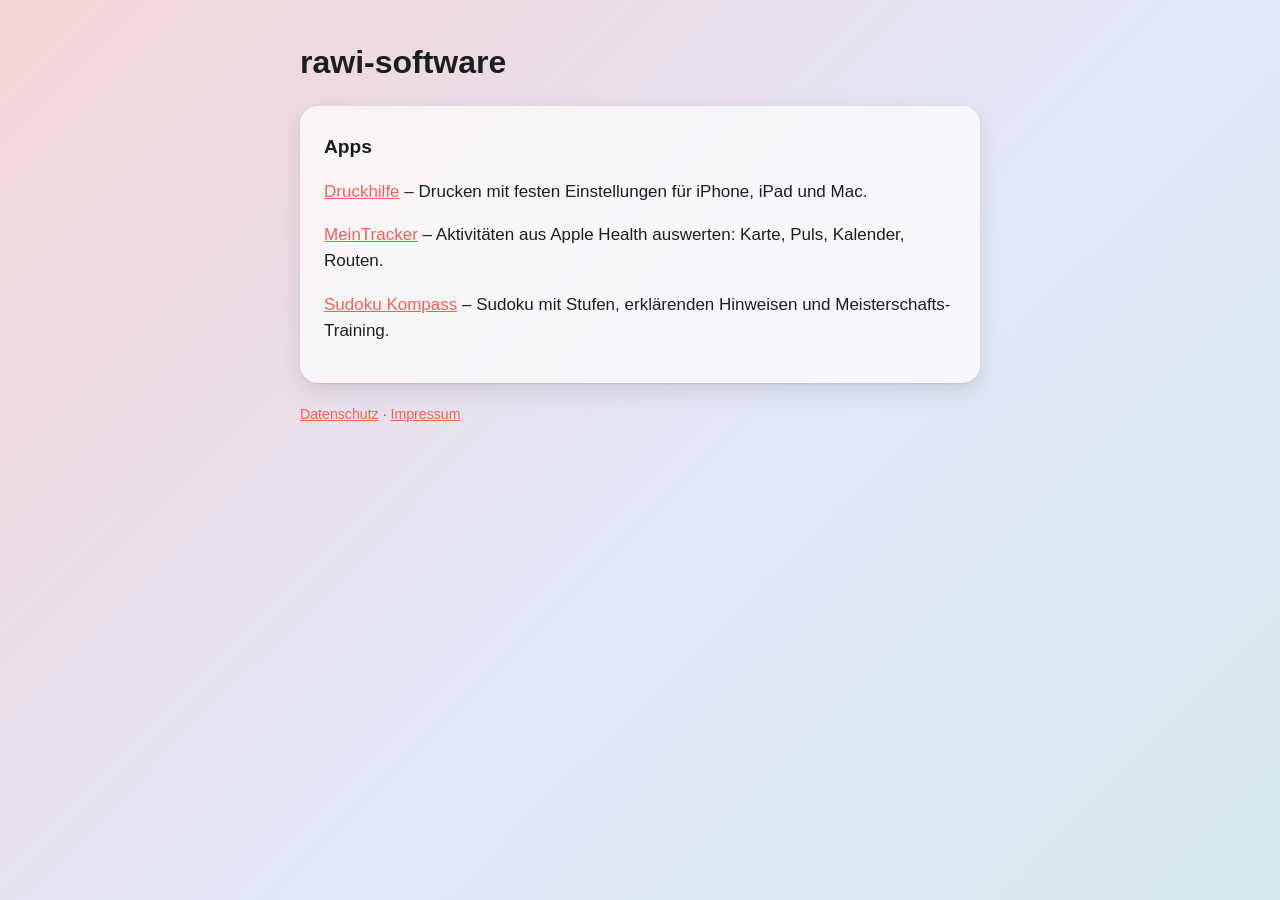
<file: index.html>
<!doctype html><html lang="de"><head><meta charset="utf-8"><meta name="viewport" content="width=device-width,initial-scale=1">
<title>rawi-software</title><link rel="stylesheet" href="stil.css"></head><body><main>
<h1>rawi-software</h1>
<div class="karte"><h2>Apps</h2>
<p><a href="druckhilfe/">Druckhilfe</a> – Drucken mit festen Einstellungen für iPhone, iPad und Mac.</p>
<p><a href="meintracker/">MeinTracker</a> – Aktivitäten aus Apple Health auswerten: Karte, Puls, Kalender, Routen.</p><p><a href="sudokukompass/">Sudoku Kompass</a> – Sudoku mit Stufen, erklärenden Hinweisen und Meisterschafts-Training.</p></div>
<p><small><a href="datenschutz.html">Datenschutz</a> · <a href="impressum.html">Impressum</a></small></p>
</main></body></html>
</file>
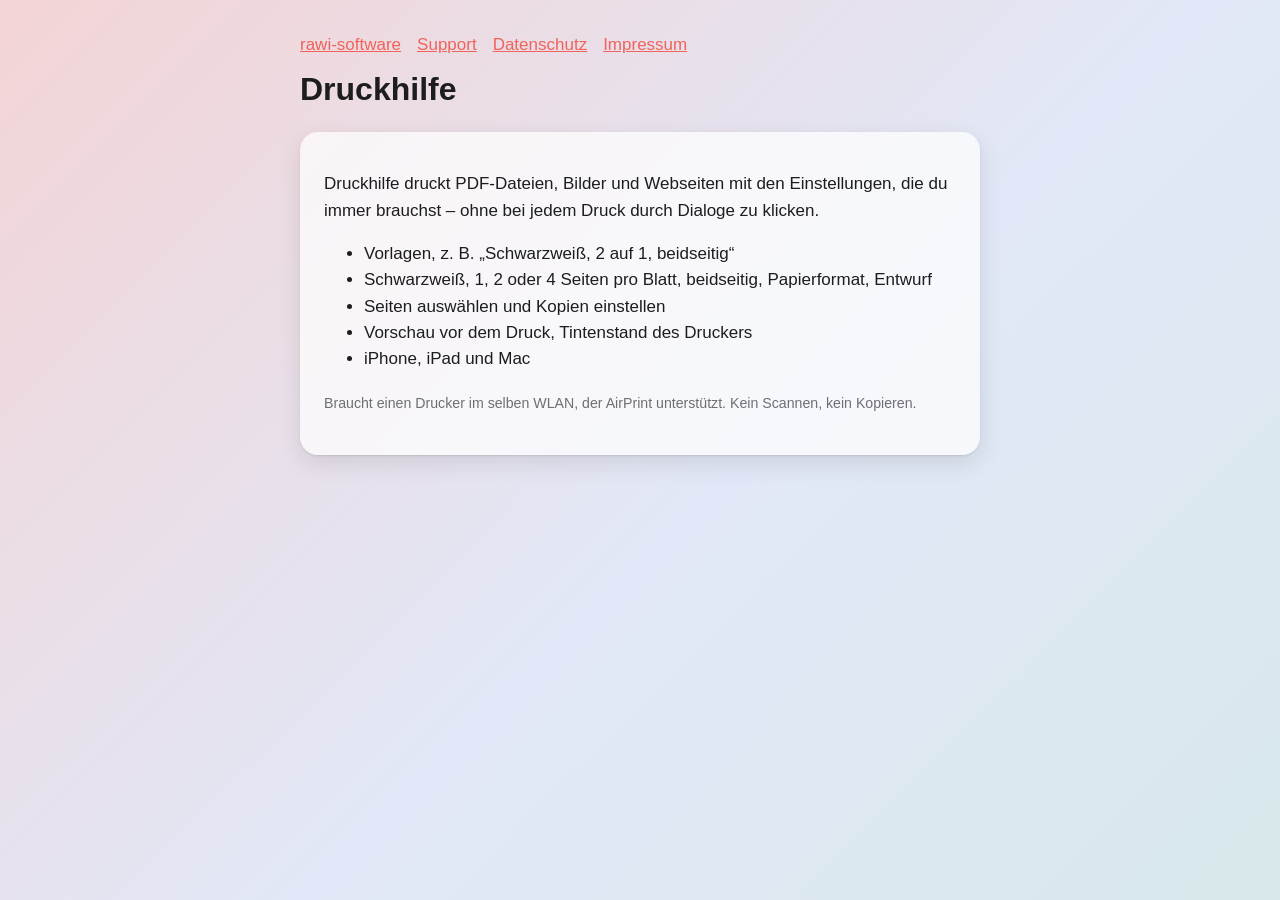
<file: druckhilfe/index.html>
<!doctype html><html lang="de"><head><meta charset="utf-8"><meta name="viewport" content="width=device-width,initial-scale=1">
<title>Druckhilfe</title><link rel="stylesheet" href="../stil.css"></head><body><main>
<nav><a href="../">rawi-software</a><a href="support.html">Support</a><a href="datenschutz.html">Datenschutz</a><a href="impressum.html">Impressum</a></nav>
<h1>Druckhilfe</h1>
<div class="karte"><p>Druckhilfe druckt PDF-Dateien, Bilder und Webseiten mit den Einstellungen, die du immer brauchst – ohne bei jedem Druck durch Dialoge zu klicken.</p>
<ul><li>Vorlagen, z. B. „Schwarzweiß, 2 auf 1, beidseitig“</li><li>Schwarzweiß, 1, 2 oder 4 Seiten pro Blatt, beidseitig, Papierformat, Entwurf</li>
<li>Seiten auswählen und Kopien einstellen</li><li>Vorschau vor dem Druck, Tintenstand des Druckers</li><li>iPhone, iPad und Mac</li></ul>
<p><small>Braucht einen Drucker im selben WLAN, der AirPrint unterstützt. Kein Scannen, kein Kopieren.</small></p></div>
</main></body></html>
</file>
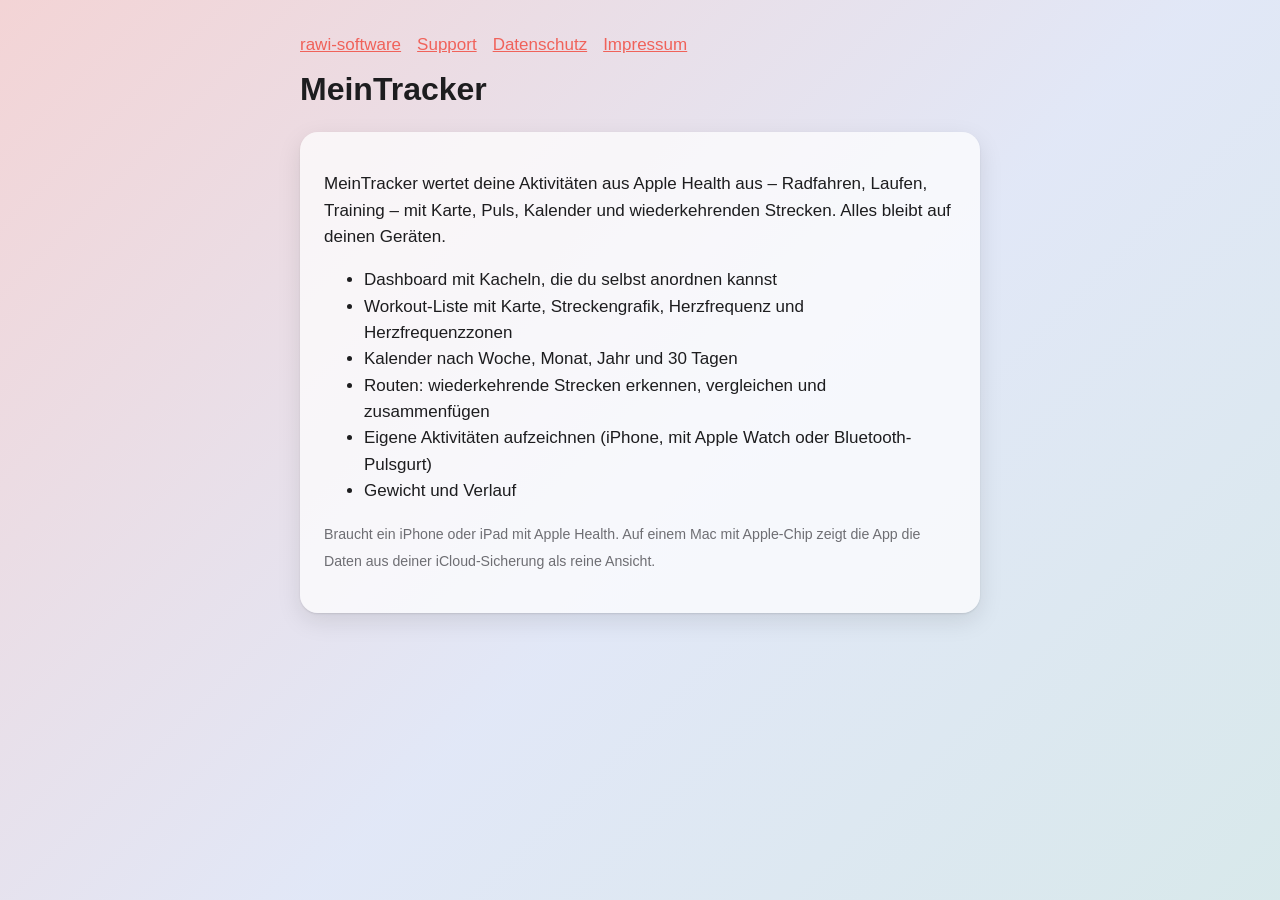
<file: meintracker/index.html>
<!doctype html><html lang="de"><head><meta charset="utf-8"><meta name="viewport" content="width=device-width,initial-scale=1">
<title>MeinTracker</title><link rel="stylesheet" href="../stil.css"></head><body><main>
<nav><a href="../">rawi-software</a><a href="support.html">Support</a><a href="datenschutz.html">Datenschutz</a><a href="impressum.html">Impressum</a></nav>
<h1>MeinTracker</h1>
<div class="karte"><p>MeinTracker wertet deine Aktivitäten aus Apple Health aus – Radfahren, Laufen, Training – mit Karte, Puls, Kalender und wiederkehrenden Strecken. Alles bleibt auf deinen Geräten.</p>
<ul><li>Dashboard mit Kacheln, die du selbst anordnen kannst</li>
<li>Workout-Liste mit Karte, Streckengrafik, Herzfrequenz und Herzfrequenzzonen</li>
<li>Kalender nach Woche, Monat, Jahr und 30 Tagen</li>
<li>Routen: wiederkehrende Strecken erkennen, vergleichen und zusammenfügen</li>
<li>Eigene Aktivitäten aufzeichnen (iPhone, mit Apple Watch oder Bluetooth-Pulsgurt)</li>
<li>Gewicht und Verlauf</li></ul>
<p><small>Braucht ein iPhone oder iPad mit Apple Health. Auf einem Mac mit Apple-Chip zeigt die App die Daten aus deiner iCloud-Sicherung als reine Ansicht.</small></p></div>
</main></body></html>
</file>
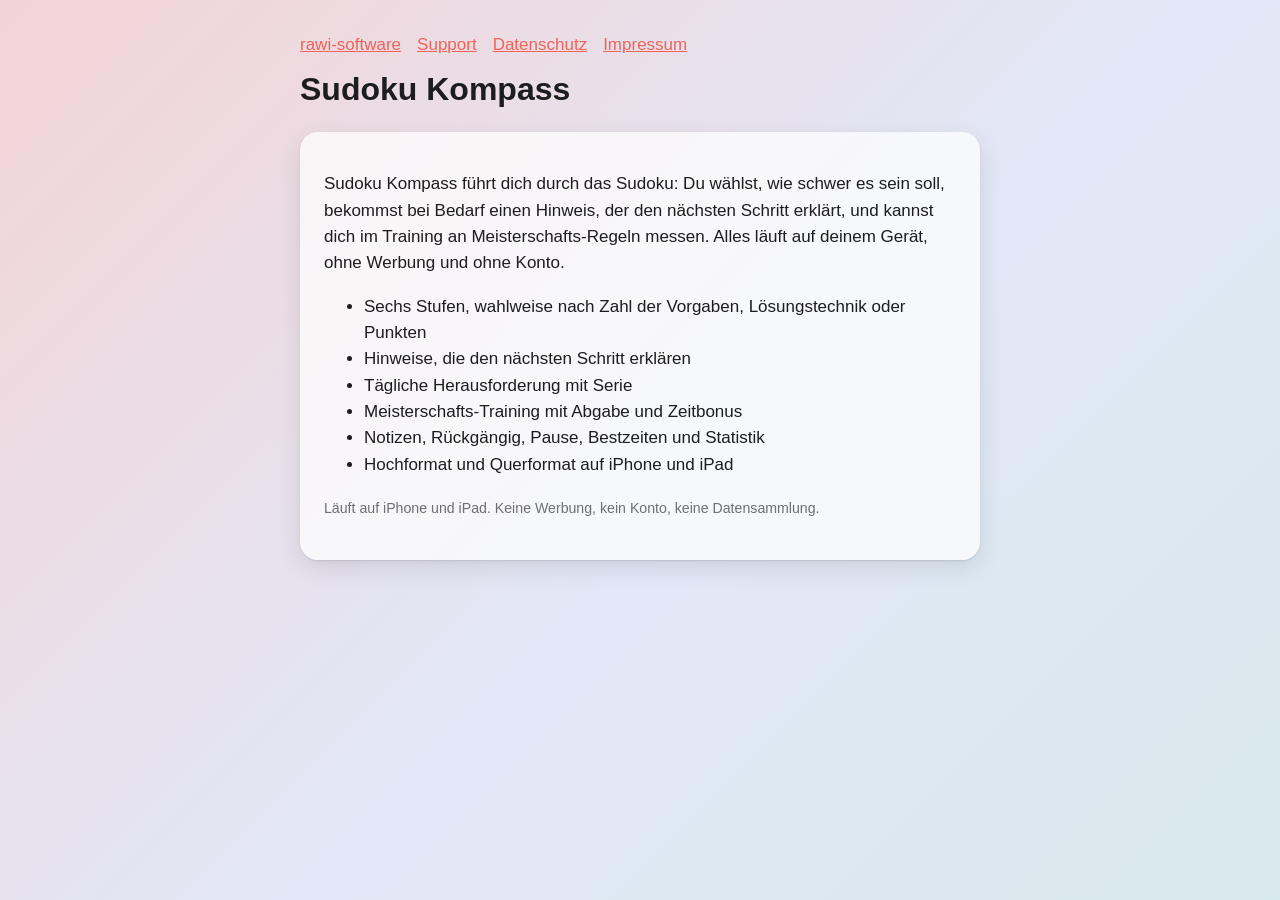
<file: sudokukompass/index.html>
<!doctype html><html lang="de"><head><meta charset="utf-8"><meta name="viewport" content="width=device-width,initial-scale=1">
<title>Sudoku Kompass</title><link rel="stylesheet" href="../stil.css"></head><body><main>
<nav><a href="../">rawi-software</a><a href="support.html">Support</a><a href="datenschutz.html">Datenschutz</a><a href="impressum.html">Impressum</a></nav>
<h1>Sudoku Kompass</h1>
<div class="karte"><p>Sudoku Kompass führt dich durch das Sudoku: Du wählst, wie schwer es sein soll, bekommst bei Bedarf einen Hinweis, der den nächsten Schritt erklärt, und kannst dich im Training an Meisterschafts-Regeln messen. Alles läuft auf deinem Gerät, ohne Werbung und ohne Konto.</p>
<ul><li>Sechs Stufen, wahlweise nach Zahl der Vorgaben, Lösungstechnik oder Punkten</li>
<li>Hinweise, die den nächsten Schritt erklären</li>
<li>Tägliche Herausforderung mit Serie</li>
<li>Meisterschafts-Training mit Abgabe und Zeitbonus</li>
<li>Notizen, Rückgängig, Pause, Bestzeiten und Statistik</li>
<li>Hochformat und Querformat auf iPhone und iPad</li></ul>
<p><small>Läuft auf iPhone und iPad. Keine Werbung, kein Konto, keine Datensammlung.</small></p></div>
</main></body></html>
</file>
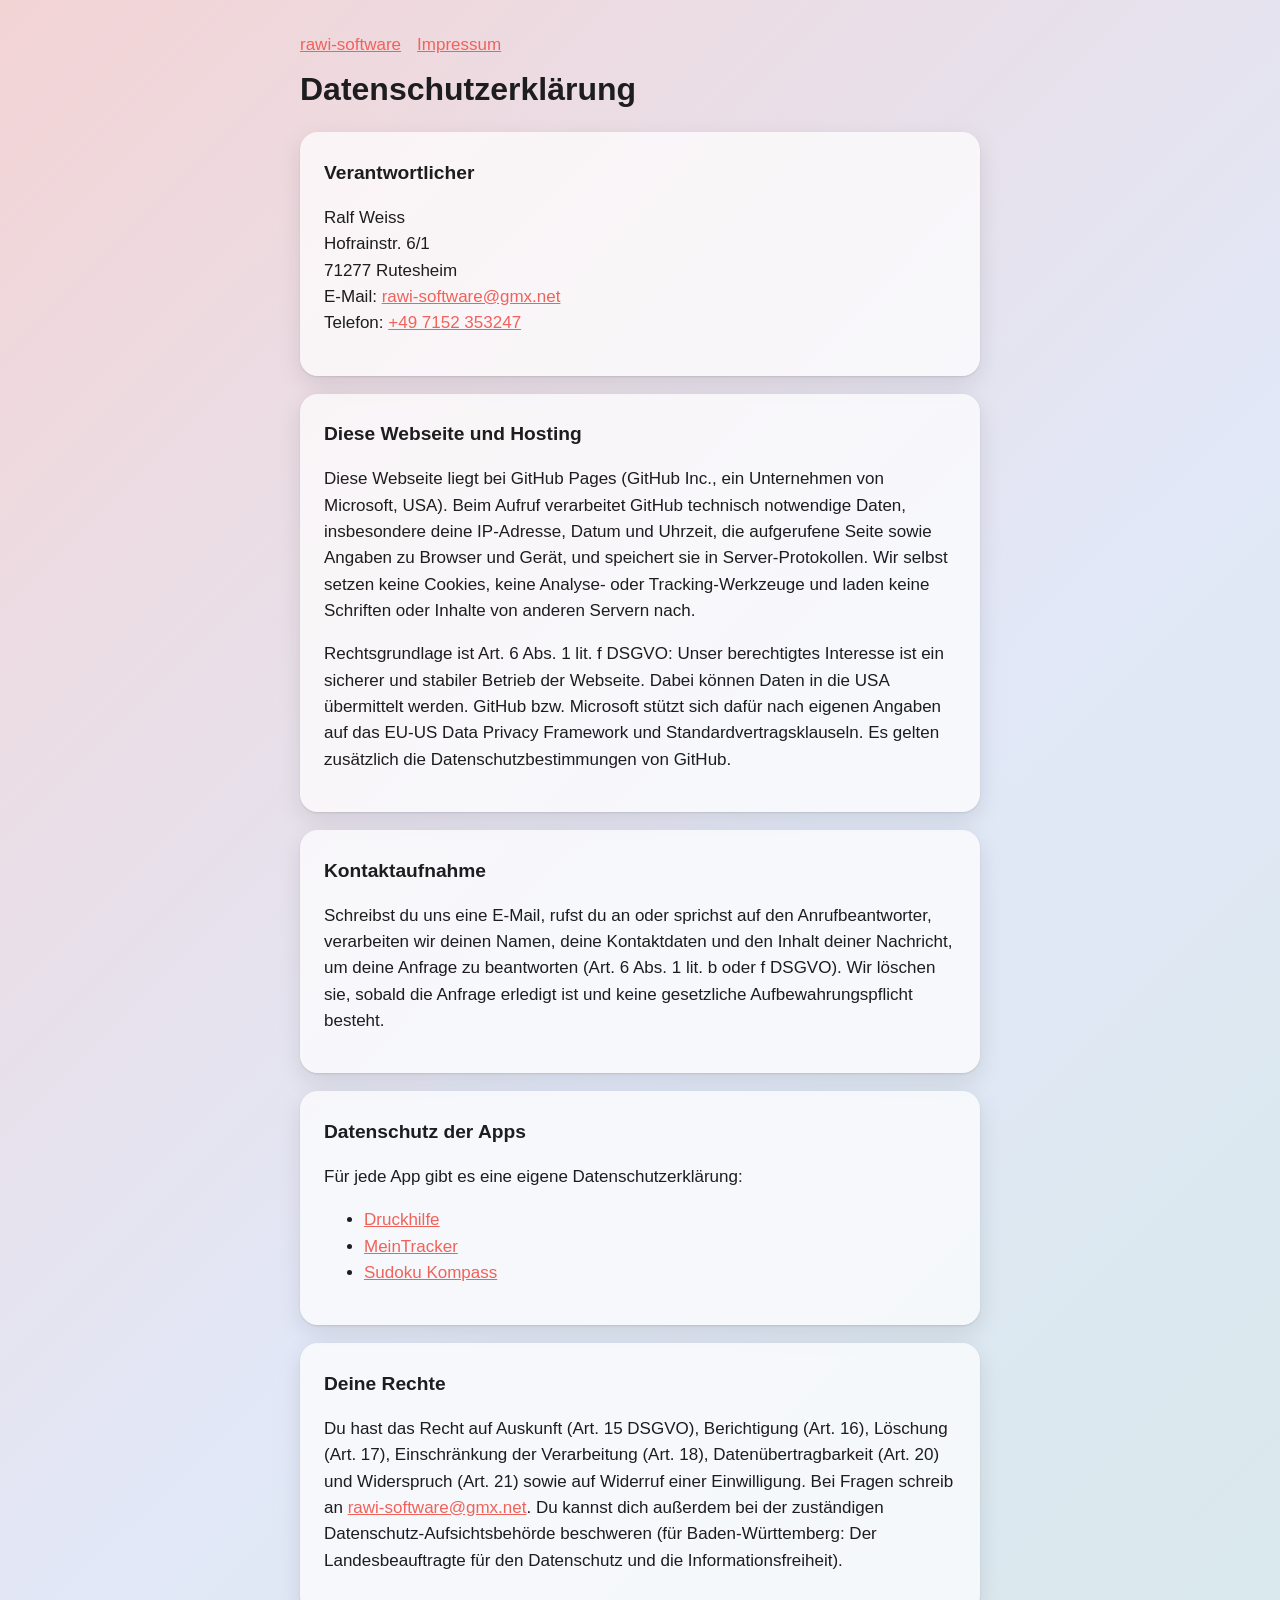
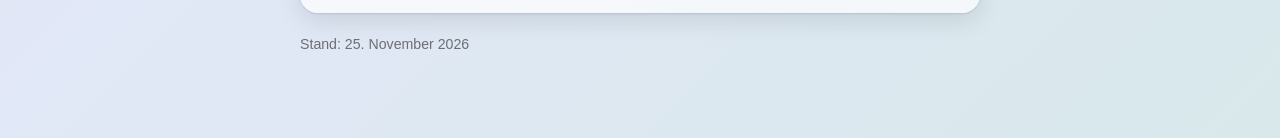
<file: datenschutz.html>
<!doctype html><html lang="de"><head><meta charset="utf-8"><meta name="viewport" content="width=device-width,initial-scale=1">
<title>rawi-software – Datenschutz</title><link rel="stylesheet" href="stil.css"></head><body><main>
<nav><a href="./">rawi-software</a><a href="impressum.html">Impressum</a></nav>
<h1>Datenschutzerklärung</h1>
<div class="karte"><h2>Verantwortlicher</h2>
<p>Ralf Weiss<br>Hofrainstr. 6/1<br>71277 Rutesheim<br>E-Mail: <a href="mailto:rawi-software@gmx.net">rawi-software@gmx.net</a><br>Telefon: <a href="tel:+497152353247">+49 7152 353247</a></p></div>
<div class="karte"><h2>Diese Webseite und Hosting</h2>
<p>Diese Webseite liegt bei GitHub Pages (GitHub Inc., ein Unternehmen von Microsoft, USA). Beim Aufruf verarbeitet GitHub technisch notwendige Daten, insbesondere deine IP-Adresse, Datum und Uhrzeit, die aufgerufene Seite sowie Angaben zu Browser und Gerät, und speichert sie in Server-Protokollen. Wir selbst setzen keine Cookies, keine Analyse- oder Tracking-Werkzeuge und laden keine Schriften oder Inhalte von anderen Servern nach.</p>
<p>Rechtsgrundlage ist Art. 6 Abs. 1 lit. f DSGVO: Unser berechtigtes Interesse ist ein sicherer und stabiler Betrieb der Webseite. Dabei können Daten in die USA übermittelt werden. GitHub bzw. Microsoft stützt sich dafür nach eigenen Angaben auf das EU-US Data Privacy Framework und Standardvertragsklauseln. Es gelten zusätzlich die Datenschutzbestimmungen von GitHub.</p></div>
<div class="karte"><h2>Kontaktaufnahme</h2>
<p>Schreibst du uns eine E-Mail, rufst du an oder sprichst auf den Anrufbeantworter, verarbeiten wir deinen Namen, deine Kontaktdaten und den Inhalt deiner Nachricht, um deine Anfrage zu beantworten (Art. 6 Abs. 1 lit. b oder f DSGVO). Wir löschen sie, sobald die Anfrage erledigt ist und keine gesetzliche Aufbewahrungspflicht besteht.</p></div>
<div class="karte"><h2>Datenschutz der Apps</h2>
<p>Für jede App gibt es eine eigene Datenschutzerklärung:</p>
<ul><li><a href="druckhilfe/datenschutz.html">Druckhilfe</a></li>
<li><a href="meintracker/datenschutz.html">MeinTracker</a></li>
<li><a href="sudokukompass/datenschutz.html">Sudoku Kompass</a></li></ul></div>
<div class="karte"><h2>Deine Rechte</h2>
<p>Du hast das Recht auf Auskunft (Art. 15 DSGVO), Berichtigung (Art. 16), Löschung (Art. 17), Einschränkung der Verarbeitung (Art. 18), Datenübertragbarkeit (Art. 20) und Widerspruch (Art. 21) sowie auf Widerruf einer Einwilligung. Bei Fragen schreib an <a href="mailto:rawi-software@gmx.net">rawi-software@gmx.net</a>. Du kannst dich außerdem bei der zuständigen Datenschutz-Aufsichtsbehörde beschweren (für Baden-Württemberg: Der Landesbeauftragte für den Datenschutz und die Informationsfreiheit).</p></div>
<p><small>Stand: 25. November 2026</small></p>
</main></body></html>
</file>
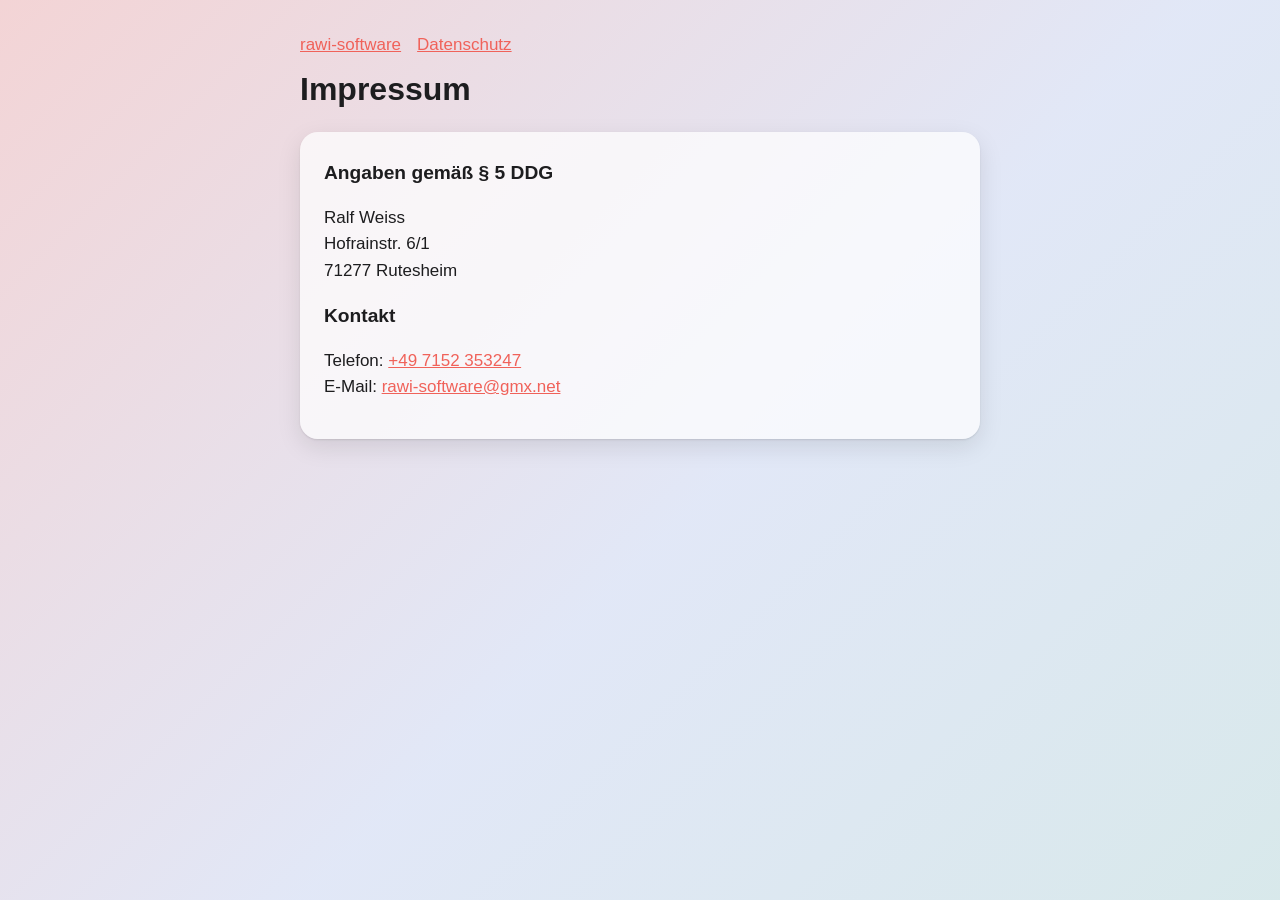
<file: impressum.html>
<!doctype html><html lang="de"><head><meta charset="utf-8"><meta name="viewport" content="width=device-width,initial-scale=1">
<title>Impressum</title><link rel="stylesheet" href="stil.css"></head><body><main>
<nav><a href="./">rawi-software</a><a href="datenschutz.html">Datenschutz</a></nav>
<h1>Impressum</h1>
<div class="karte"><h2>Angaben gemäß § 5 DDG</h2>
<p>Ralf Weiss<br>Hofrainstr. 6/1<br>71277 Rutesheim</p>
<h2>Kontakt</h2>
<p>Telefon: <a href="tel:+497152353247">+49 7152 353247</a><br>E-Mail: <a href="mailto:rawi-software@gmx.net">rawi-software@gmx.net</a></p></div>
</main></body></html>
</file>
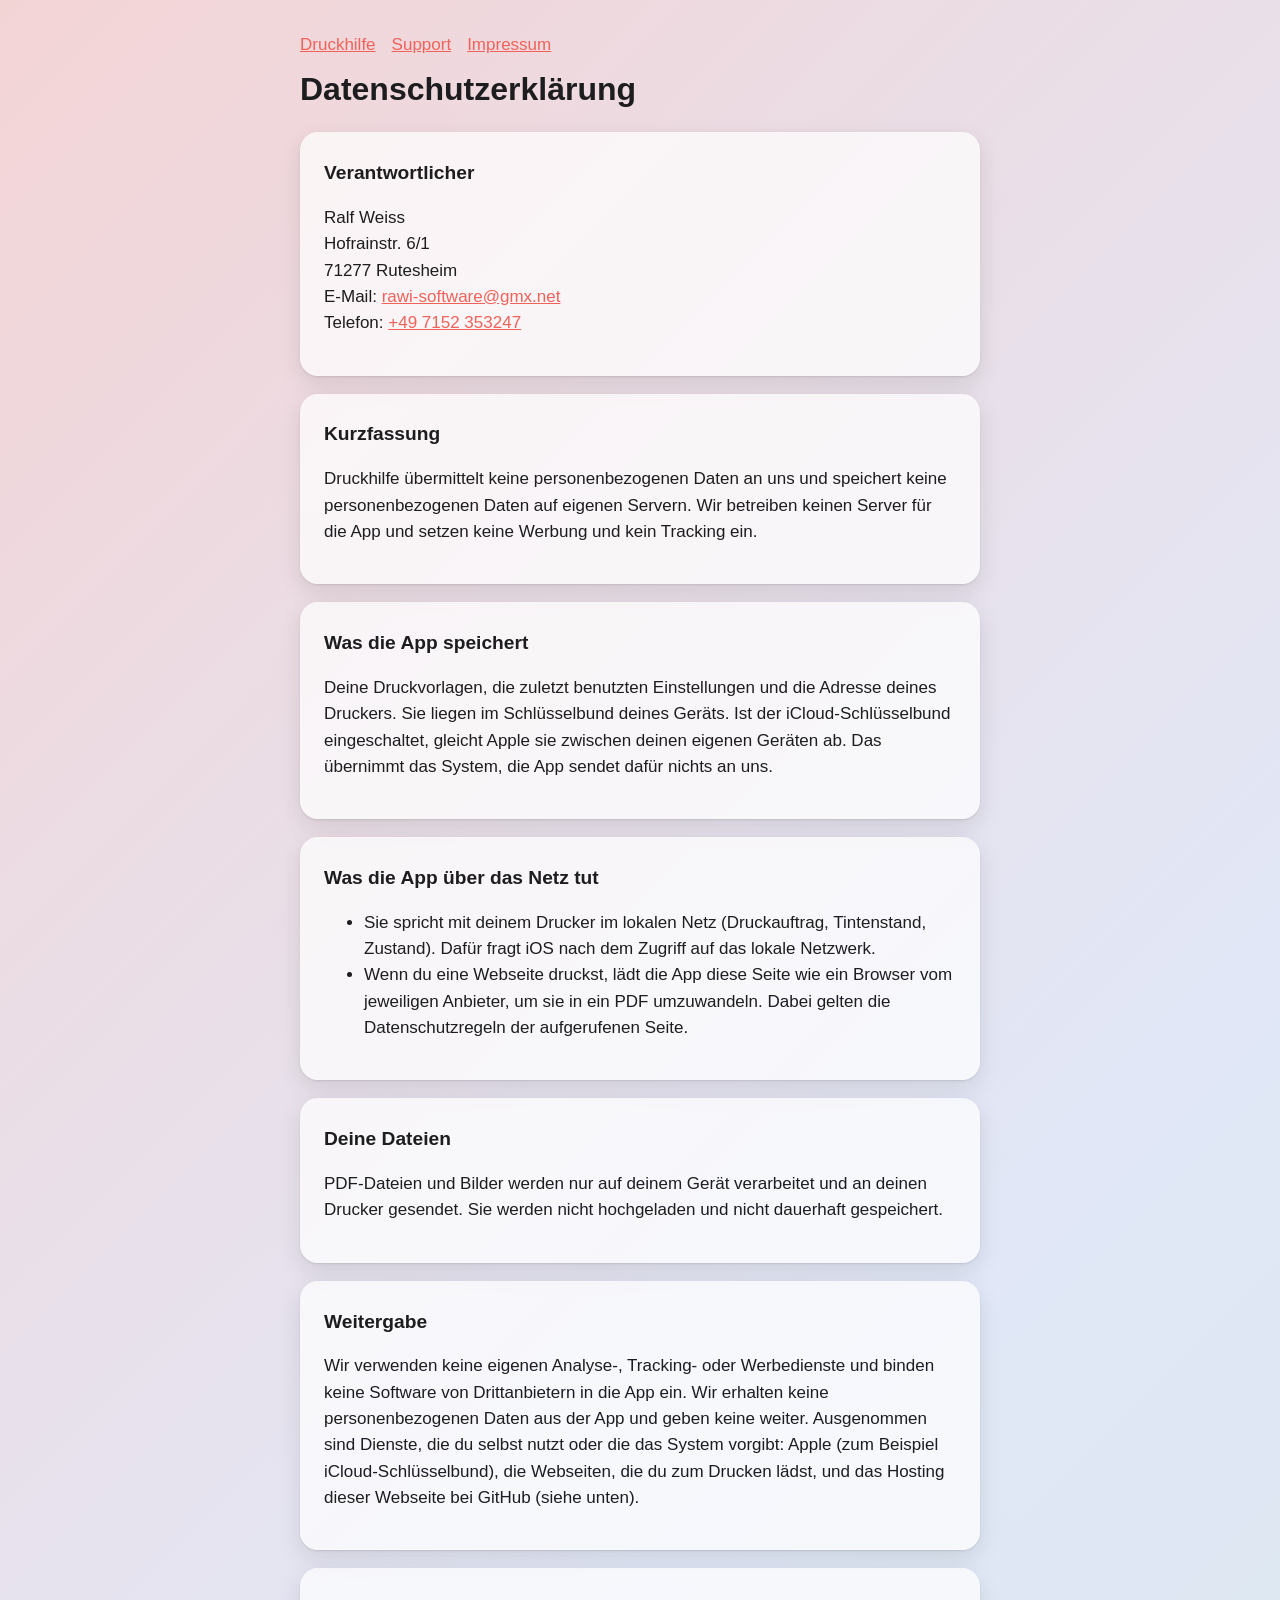
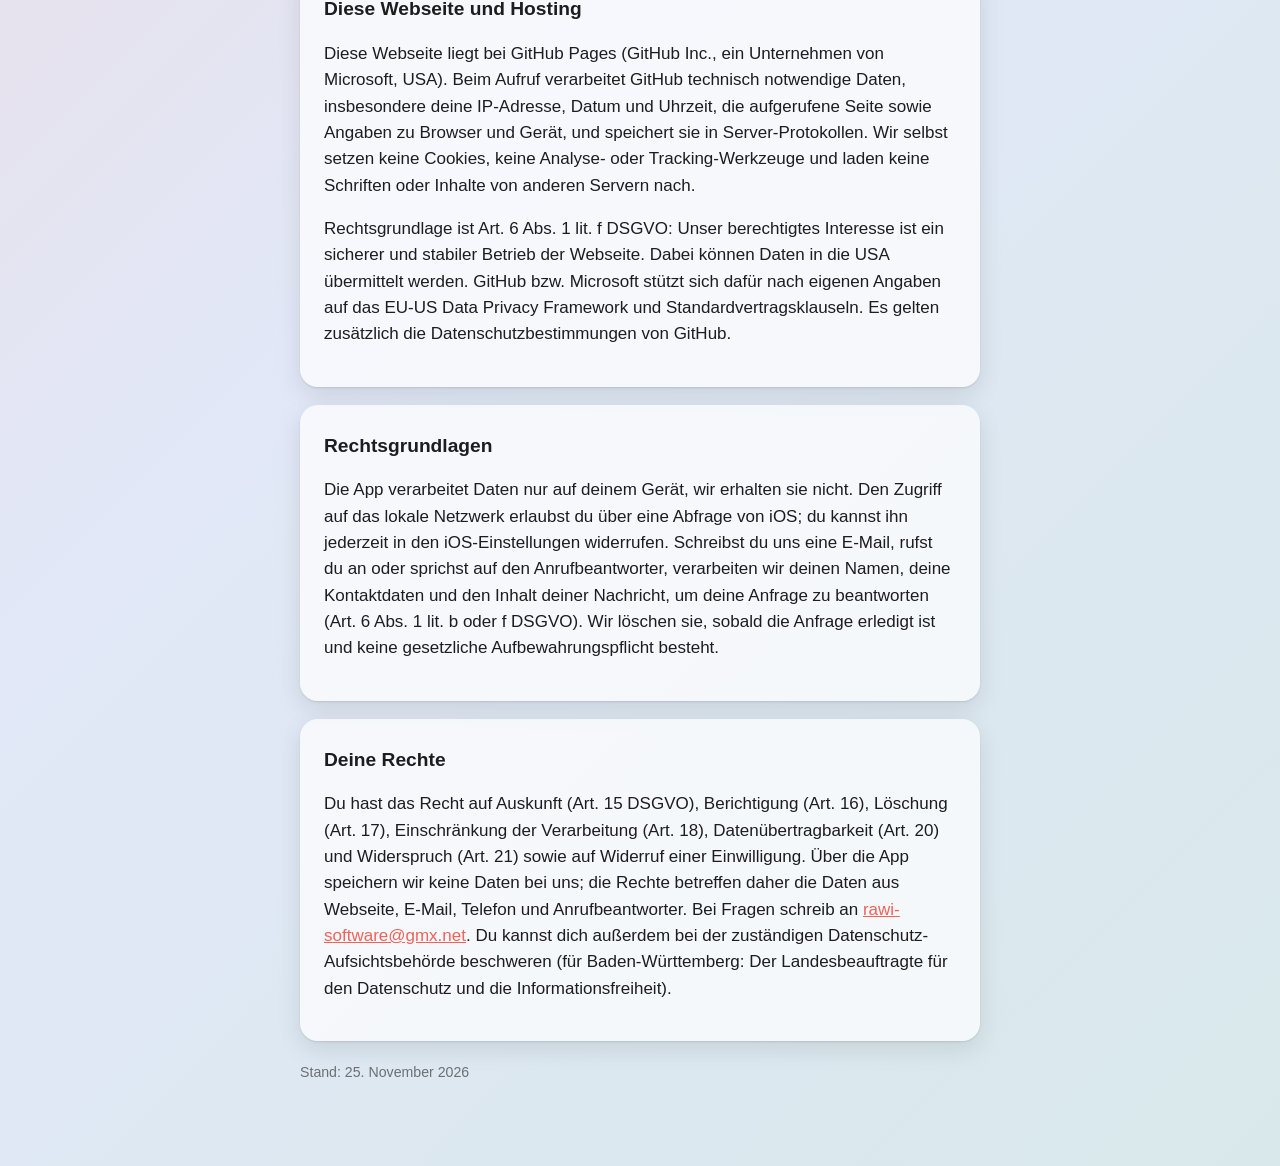
<file: druckhilfe/datenschutz.html>
<!doctype html><html lang="de"><head><meta charset="utf-8"><meta name="viewport" content="width=device-width,initial-scale=1">
<title>Druckhilfe – Datenschutz</title><link rel="stylesheet" href="../stil.css"></head><body><main>
<nav><a href="./">Druckhilfe</a><a href="support.html">Support</a><a href="impressum.html">Impressum</a></nav>
<h1>Datenschutzerklärung</h1>
<div class="karte"><h2>Verantwortlicher</h2>
<p>Ralf Weiss<br>Hofrainstr. 6/1<br>71277 Rutesheim<br>E-Mail: <a href="mailto:rawi-software@gmx.net">rawi-software@gmx.net</a><br>Telefon: <a href="tel:+497152353247">+49 7152 353247</a></p></div>
<div class="karte"><h2>Kurzfassung</h2>
<p>Druckhilfe übermittelt keine personenbezogenen Daten an uns und speichert keine personenbezogenen Daten auf eigenen Servern. Wir betreiben keinen Server für die App und setzen keine Werbung und kein Tracking ein.</p></div>
<div class="karte"><h2>Was die App speichert</h2>
<p>Deine Druckvorlagen, die zuletzt benutzten Einstellungen und die Adresse deines Druckers. Sie liegen im Schlüsselbund deines Geräts. Ist der iCloud-Schlüsselbund eingeschaltet, gleicht Apple sie zwischen deinen eigenen Geräten ab. Das übernimmt das System, die App sendet dafür nichts an uns.</p></div>
<div class="karte"><h2>Was die App über das Netz tut</h2>
<ul><li>Sie spricht mit deinem Drucker im lokalen Netz (Druckauftrag, Tintenstand, Zustand). Dafür fragt iOS nach dem Zugriff auf das lokale Netzwerk.</li>
<li>Wenn du eine Webseite druckst, lädt die App diese Seite wie ein Browser vom jeweiligen Anbieter, um sie in ein PDF umzuwandeln. Dabei gelten die Datenschutzregeln der aufgerufenen Seite.</li></ul></div>
<div class="karte"><h2>Deine Dateien</h2>
<p>PDF-Dateien und Bilder werden nur auf deinem Gerät verarbeitet und an deinen Drucker gesendet. Sie werden nicht hochgeladen und nicht dauerhaft gespeichert.</p></div>
<div class="karte"><h2>Weitergabe</h2>
<p>Wir verwenden keine eigenen Analyse-, Tracking- oder Werbedienste und binden keine Software von Drittanbietern in die App ein. Wir erhalten keine personenbezogenen Daten aus der App und geben keine weiter. Ausgenommen sind Dienste, die du selbst nutzt oder die das System vorgibt: Apple (zum Beispiel iCloud-Schlüsselbund), die Webseiten, die du zum Drucken lädst, und das Hosting dieser Webseite bei GitHub (siehe unten).</p></div>
<div class="karte"><h2>Diese Webseite und Hosting</h2>
<p>Diese Webseite liegt bei GitHub Pages (GitHub Inc., ein Unternehmen von Microsoft, USA). Beim Aufruf verarbeitet GitHub technisch notwendige Daten, insbesondere deine IP-Adresse, Datum und Uhrzeit, die aufgerufene Seite sowie Angaben zu Browser und Gerät, und speichert sie in Server-Protokollen. Wir selbst setzen keine Cookies, keine Analyse- oder Tracking-Werkzeuge und laden keine Schriften oder Inhalte von anderen Servern nach.</p>
<p>Rechtsgrundlage ist Art. 6 Abs. 1 lit. f DSGVO: Unser berechtigtes Interesse ist ein sicherer und stabiler Betrieb der Webseite. Dabei können Daten in die USA übermittelt werden. GitHub bzw. Microsoft stützt sich dafür nach eigenen Angaben auf das EU-US Data Privacy Framework und Standardvertragsklauseln. Es gelten zusätzlich die Datenschutzbestimmungen von GitHub.</p></div>
<div class="karte"><h2>Rechtsgrundlagen</h2>
<p>Die App verarbeitet Daten nur auf deinem Gerät, wir erhalten sie nicht. Den Zugriff auf das lokale Netzwerk erlaubst du über eine Abfrage von iOS; du kannst ihn jederzeit in den iOS-Einstellungen widerrufen. Schreibst du uns eine E-Mail, rufst du an oder sprichst auf den Anrufbeantworter, verarbeiten wir deinen Namen, deine Kontaktdaten und den Inhalt deiner Nachricht, um deine Anfrage zu beantworten (Art. 6 Abs. 1 lit. b oder f DSGVO). Wir löschen sie, sobald die Anfrage erledigt ist und keine gesetzliche Aufbewahrungspflicht besteht.</p></div>
<div class="karte"><h2>Deine Rechte</h2>
<p>Du hast das Recht auf Auskunft (Art. 15 DSGVO), Berichtigung (Art. 16), Löschung (Art. 17), Einschränkung der Verarbeitung (Art. 18), Datenübertragbarkeit (Art. 20) und Widerspruch (Art. 21) sowie auf Widerruf einer Einwilligung. Über die App speichern wir keine Daten bei uns; die Rechte betreffen daher die Daten aus Webseite, E-Mail, Telefon und Anrufbeantworter. Bei Fragen schreib an <a href="mailto:rawi-software@gmx.net">rawi-software@gmx.net</a>. Du kannst dich außerdem bei der zuständigen Datenschutz-Aufsichtsbehörde beschweren (für Baden-Württemberg: Der Landesbeauftragte für den Datenschutz und die Informationsfreiheit).</p></div>
<p><small>Stand: 25. November 2026</small></p>
</main></body></html>
</file>
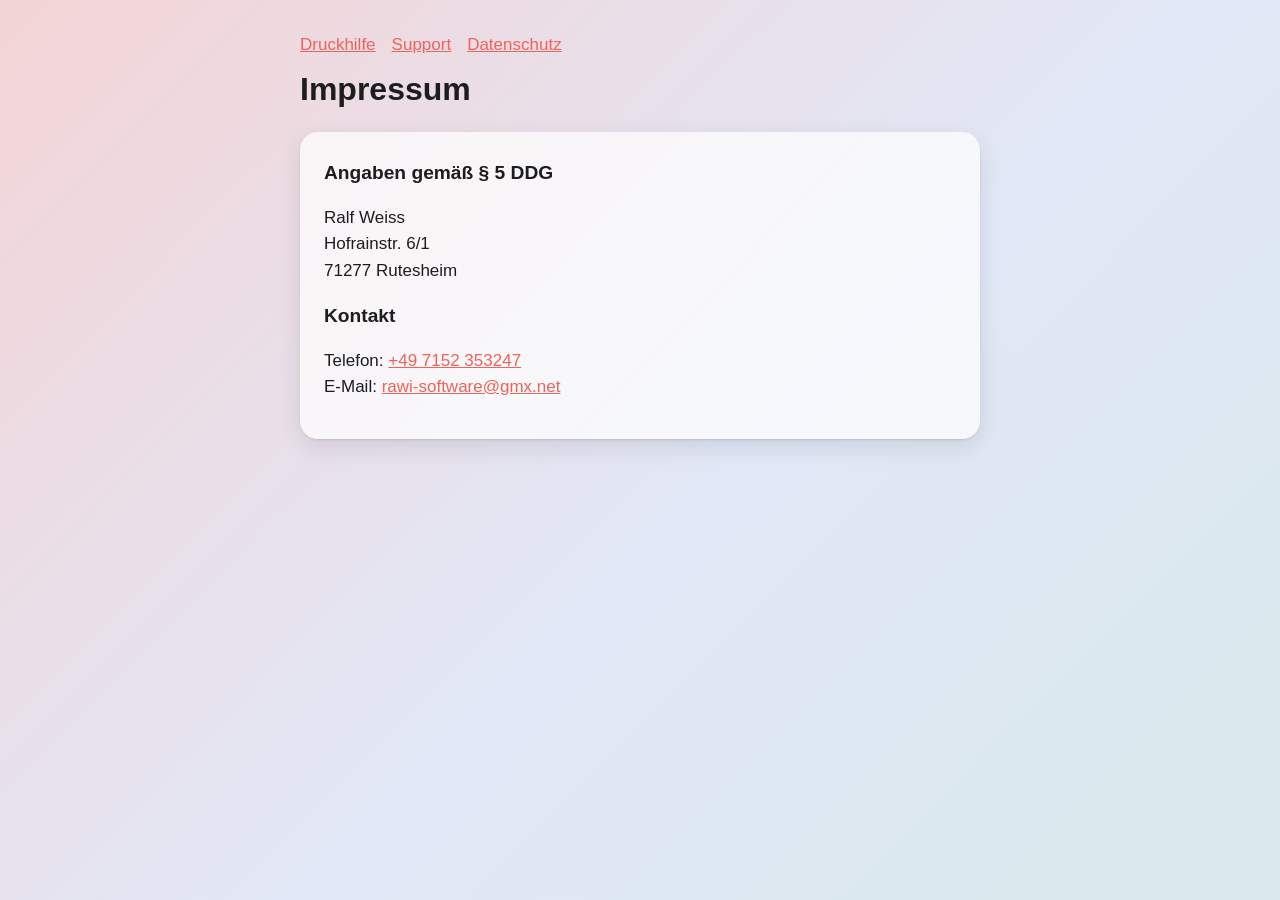
<file: druckhilfe/impressum.html>
<!doctype html><html lang="de"><head><meta charset="utf-8"><meta name="viewport" content="width=device-width,initial-scale=1">
<title>Impressum</title><link rel="stylesheet" href="../stil.css"></head><body><main>
<nav><a href="./">Druckhilfe</a><a href="support.html">Support</a><a href="datenschutz.html">Datenschutz</a></nav>
<h1>Impressum</h1>
<div class="karte"><h2>Angaben gemäß § 5 DDG</h2>
<p>Ralf Weiss<br>Hofrainstr. 6/1<br>71277 Rutesheim</p>
<h2>Kontakt</h2>
<p>Telefon: <a href="tel:+497152353247">+49 7152 353247</a><br>E-Mail: <a href="mailto:rawi-software@gmx.net">rawi-software@gmx.net</a></p></div>
</main></body></html>
</file>
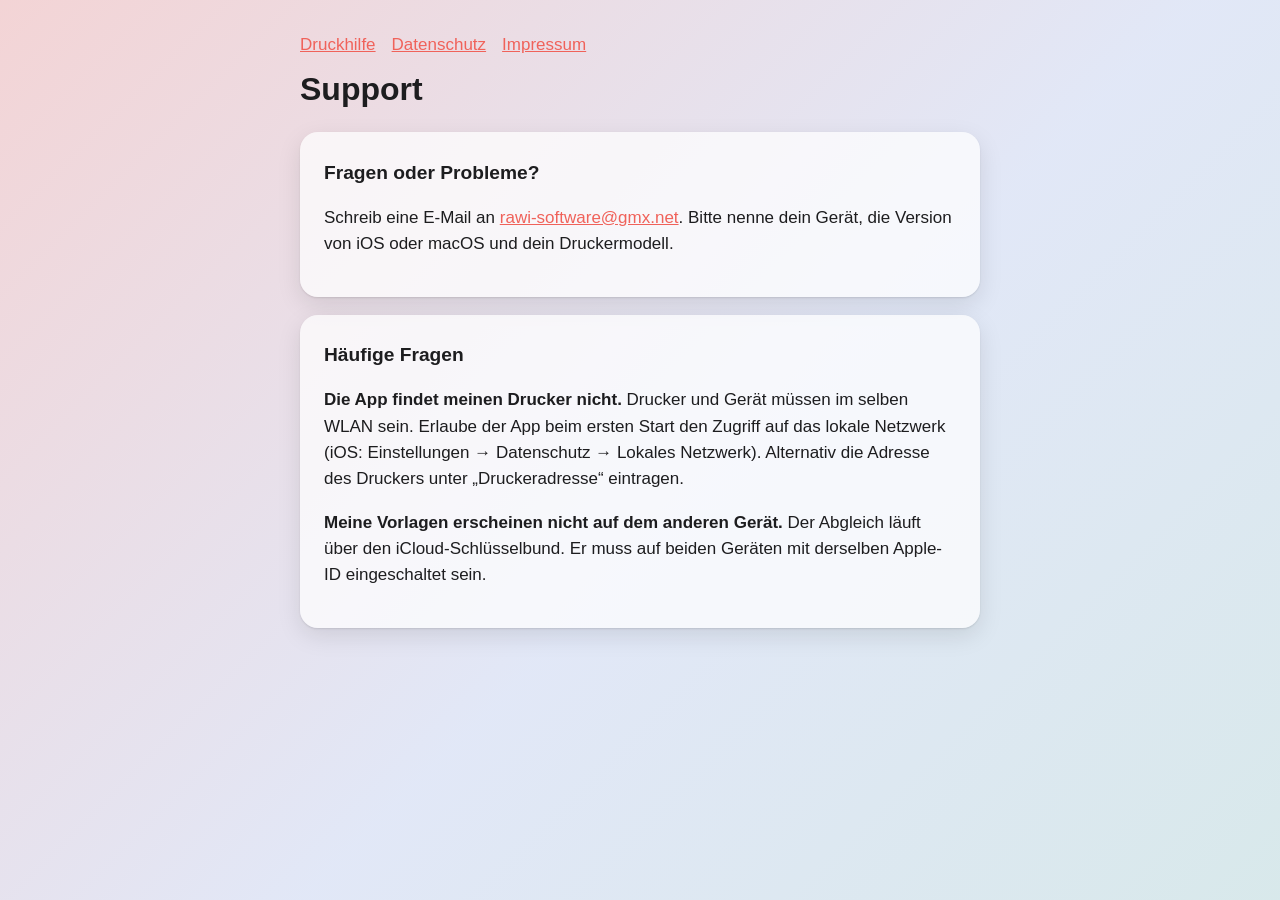
<file: druckhilfe/support.html>
<!doctype html><html lang="de"><head><meta charset="utf-8"><meta name="viewport" content="width=device-width,initial-scale=1">
<title>Druckhilfe – Support</title><link rel="stylesheet" href="../stil.css"></head><body><main>
<nav><a href="./">Druckhilfe</a><a href="datenschutz.html">Datenschutz</a><a href="impressum.html">Impressum</a></nav>
<h1>Support</h1>
<div class="karte"><h2>Fragen oder Probleme?</h2>
<p>Schreib eine E-Mail an <a href="mailto:rawi-software@gmx.net">rawi-software@gmx.net</a>. Bitte nenne dein Gerät, die Version von iOS oder macOS und dein Druckermodell.</p></div>
<div class="karte"><h2>Häufige Fragen</h2>
<p><b>Die App findet meinen Drucker nicht.</b> Drucker und Gerät müssen im selben WLAN sein. Erlaube der App beim ersten Start den Zugriff auf das lokale Netzwerk (iOS: Einstellungen → Datenschutz → Lokales Netzwerk). Alternativ die Adresse des Druckers unter „Druckeradresse“ eintragen.</p>
<p><b>Meine Vorlagen erscheinen nicht auf dem anderen Gerät.</b> Der Abgleich läuft über den iCloud-Schlüsselbund. Er muss auf beiden Geräten mit derselben Apple-ID eingeschaltet sein.</p></div>
</main></body></html>
</file>
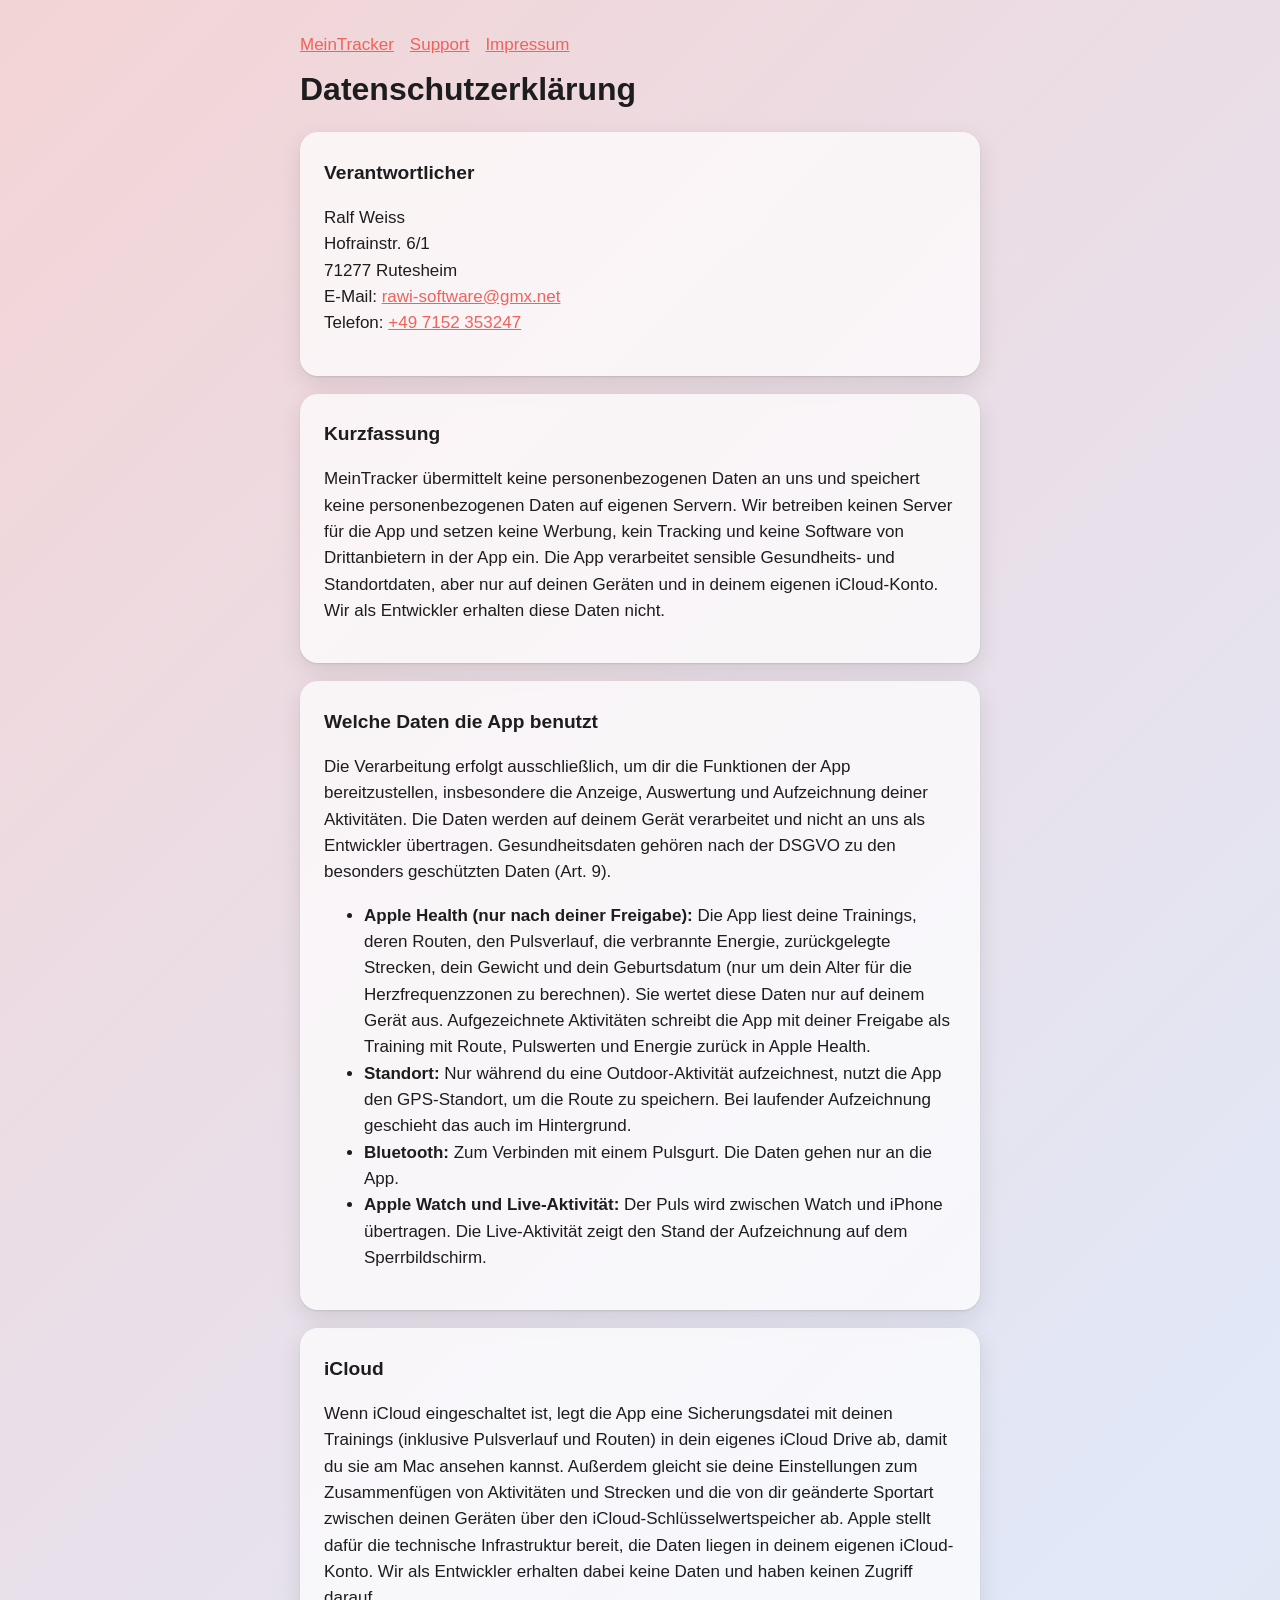
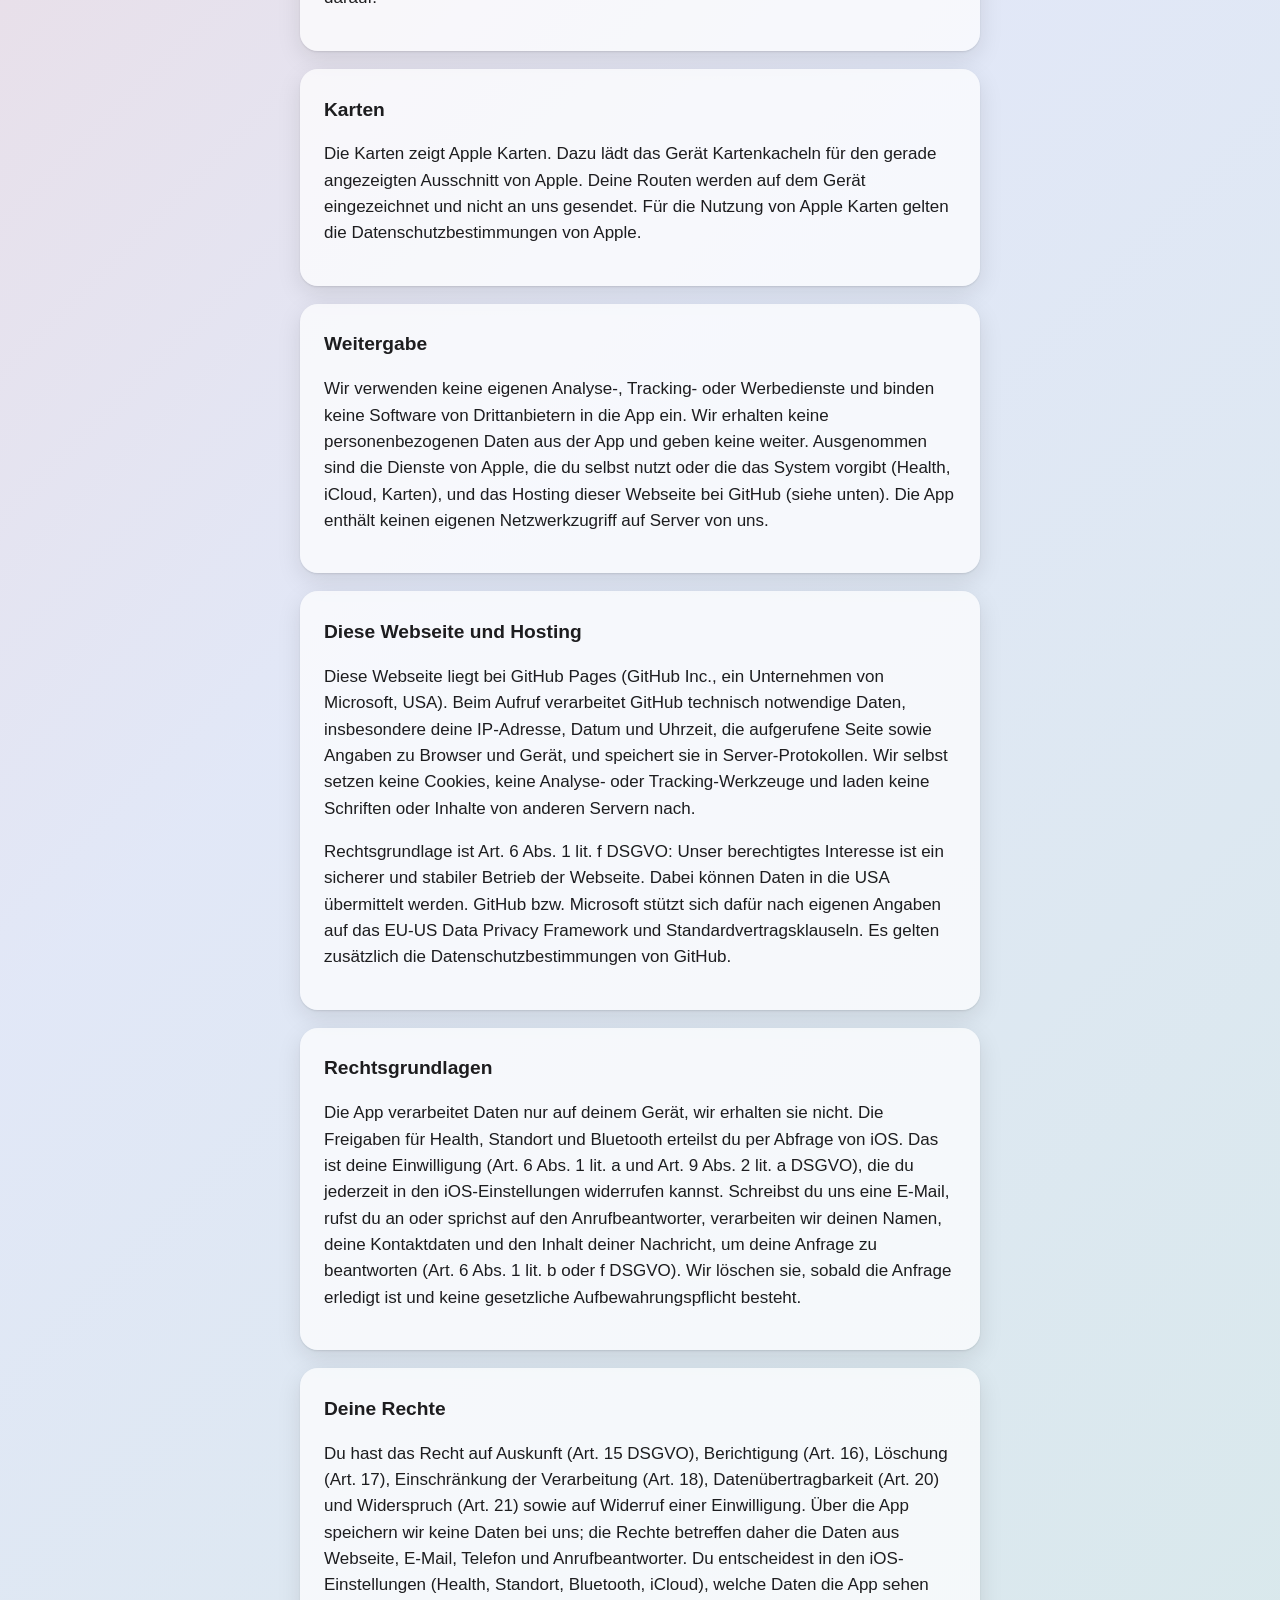
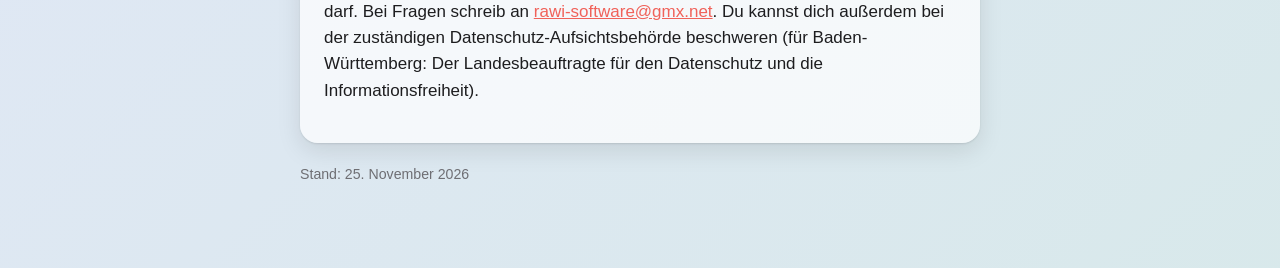
<file: meintracker/datenschutz.html>
<!doctype html><html lang="de"><head><meta charset="utf-8"><meta name="viewport" content="width=device-width,initial-scale=1">
<title>MeinTracker – Datenschutz</title><link rel="stylesheet" href="../stil.css"></head><body><main>
<nav><a href="./">MeinTracker</a><a href="support.html">Support</a><a href="impressum.html">Impressum</a></nav>
<h1>Datenschutzerklärung</h1>
<div class="karte"><h2>Verantwortlicher</h2>
<p>Ralf Weiss<br>Hofrainstr. 6/1<br>71277 Rutesheim<br>E-Mail: <a href="mailto:rawi-software@gmx.net">rawi-software@gmx.net</a><br>Telefon: <a href="tel:+497152353247">+49 7152 353247</a></p></div>
<div class="karte"><h2>Kurzfassung</h2>
<p>MeinTracker übermittelt keine personenbezogenen Daten an uns und speichert keine personenbezogenen Daten auf eigenen Servern. Wir betreiben keinen Server für die App und setzen keine Werbung, kein Tracking und keine Software von Drittanbietern in der App ein. Die App verarbeitet sensible Gesundheits- und Standortdaten, aber nur auf deinen Geräten und in deinem eigenen iCloud-Konto. Wir als Entwickler erhalten diese Daten nicht.</p></div>
<div class="karte"><h2>Welche Daten die App benutzt</h2>
<p>Die Verarbeitung erfolgt ausschließlich, um dir die Funktionen der App bereitzustellen, insbesondere die Anzeige, Auswertung und Aufzeichnung deiner Aktivitäten. Die Daten werden auf deinem Gerät verarbeitet und nicht an uns als Entwickler übertragen. Gesundheitsdaten gehören nach der DSGVO zu den besonders geschützten Daten (Art. 9).</p>
<ul><li><b>Apple Health (nur nach deiner Freigabe):</b> Die App liest deine Trainings, deren Routen, den Pulsverlauf, die verbrannte Energie, zurückgelegte Strecken, dein Gewicht und dein Geburtsdatum (nur um dein Alter für die Herzfrequenzzonen zu berechnen). Sie wertet diese Daten nur auf deinem Gerät aus. Aufgezeichnete Aktivitäten schreibt die App mit deiner Freigabe als Training mit Route, Pulswerten und Energie zurück in Apple Health.</li>
<li><b>Standort:</b> Nur während du eine Outdoor-Aktivität aufzeichnest, nutzt die App den GPS-Standort, um die Route zu speichern. Bei laufender Aufzeichnung geschieht das auch im Hintergrund.</li>
<li><b>Bluetooth:</b> Zum Verbinden mit einem Pulsgurt. Die Daten gehen nur an die App.</li>
<li><b>Apple Watch und Live-Aktivität:</b> Der Puls wird zwischen Watch und iPhone übertragen. Die Live-Aktivität zeigt den Stand der Aufzeichnung auf dem Sperrbildschirm.</li></ul></div>
<div class="karte"><h2>iCloud</h2>
<p>Wenn iCloud eingeschaltet ist, legt die App eine Sicherungsdatei mit deinen Trainings (inklusive Pulsverlauf und Routen) in dein eigenes iCloud Drive ab, damit du sie am Mac ansehen kannst. Außerdem gleicht sie deine Einstellungen zum Zusammenfügen von Aktivitäten und Strecken und die von dir geänderte Sportart zwischen deinen Geräten über den iCloud-Schlüsselwertspeicher ab. Apple stellt dafür die technische Infrastruktur bereit, die Daten liegen in deinem eigenen iCloud-Konto. Wir als Entwickler erhalten dabei keine Daten und haben keinen Zugriff darauf.</p></div>
<div class="karte"><h2>Karten</h2>
<p>Die Karten zeigt Apple Karten. Dazu lädt das Gerät Kartenkacheln für den gerade angezeigten Ausschnitt von Apple. Deine Routen werden auf dem Gerät eingezeichnet und nicht an uns gesendet. Für die Nutzung von Apple Karten gelten die Datenschutzbestimmungen von Apple.</p></div>
<div class="karte"><h2>Weitergabe</h2>
<p>Wir verwenden keine eigenen Analyse-, Tracking- oder Werbedienste und binden keine Software von Drittanbietern in die App ein. Wir erhalten keine personenbezogenen Daten aus der App und geben keine weiter. Ausgenommen sind die Dienste von Apple, die du selbst nutzt oder die das System vorgibt (Health, iCloud, Karten), und das Hosting dieser Webseite bei GitHub (siehe unten). Die App enthält keinen eigenen Netzwerkzugriff auf Server von uns.</p></div>
<div class="karte"><h2>Diese Webseite und Hosting</h2>
<p>Diese Webseite liegt bei GitHub Pages (GitHub Inc., ein Unternehmen von Microsoft, USA). Beim Aufruf verarbeitet GitHub technisch notwendige Daten, insbesondere deine IP-Adresse, Datum und Uhrzeit, die aufgerufene Seite sowie Angaben zu Browser und Gerät, und speichert sie in Server-Protokollen. Wir selbst setzen keine Cookies, keine Analyse- oder Tracking-Werkzeuge und laden keine Schriften oder Inhalte von anderen Servern nach.</p>
<p>Rechtsgrundlage ist Art. 6 Abs. 1 lit. f DSGVO: Unser berechtigtes Interesse ist ein sicherer und stabiler Betrieb der Webseite. Dabei können Daten in die USA übermittelt werden. GitHub bzw. Microsoft stützt sich dafür nach eigenen Angaben auf das EU-US Data Privacy Framework und Standardvertragsklauseln. Es gelten zusätzlich die Datenschutzbestimmungen von GitHub.</p></div>
<div class="karte"><h2>Rechtsgrundlagen</h2>
<p>Die App verarbeitet Daten nur auf deinem Gerät, wir erhalten sie nicht. Die Freigaben für Health, Standort und Bluetooth erteilst du per Abfrage von iOS. Das ist deine Einwilligung (Art. 6 Abs. 1 lit. a und Art. 9 Abs. 2 lit. a DSGVO), die du jederzeit in den iOS-Einstellungen widerrufen kannst. Schreibst du uns eine E-Mail, rufst du an oder sprichst auf den Anrufbeantworter, verarbeiten wir deinen Namen, deine Kontaktdaten und den Inhalt deiner Nachricht, um deine Anfrage zu beantworten (Art. 6 Abs. 1 lit. b oder f DSGVO). Wir löschen sie, sobald die Anfrage erledigt ist und keine gesetzliche Aufbewahrungspflicht besteht.</p></div>
<div class="karte"><h2>Deine Rechte</h2>
<p>Du hast das Recht auf Auskunft (Art. 15 DSGVO), Berichtigung (Art. 16), Löschung (Art. 17), Einschränkung der Verarbeitung (Art. 18), Datenübertragbarkeit (Art. 20) und Widerspruch (Art. 21) sowie auf Widerruf einer Einwilligung. Über die App speichern wir keine Daten bei uns; die Rechte betreffen daher die Daten aus Webseite, E-Mail, Telefon und Anrufbeantworter. Du entscheidest in den iOS-Einstellungen (Health, Standort, Bluetooth, iCloud), welche Daten die App sehen darf. Bei Fragen schreib an <a href="mailto:rawi-software@gmx.net">rawi-software@gmx.net</a>. Du kannst dich außerdem bei der zuständigen Datenschutz-Aufsichtsbehörde beschweren (für Baden-Württemberg: Der Landesbeauftragte für den Datenschutz und die Informationsfreiheit).</p></div>
<p><small>Stand: 25. November 2026</small></p>
</main></body></html>
</file>
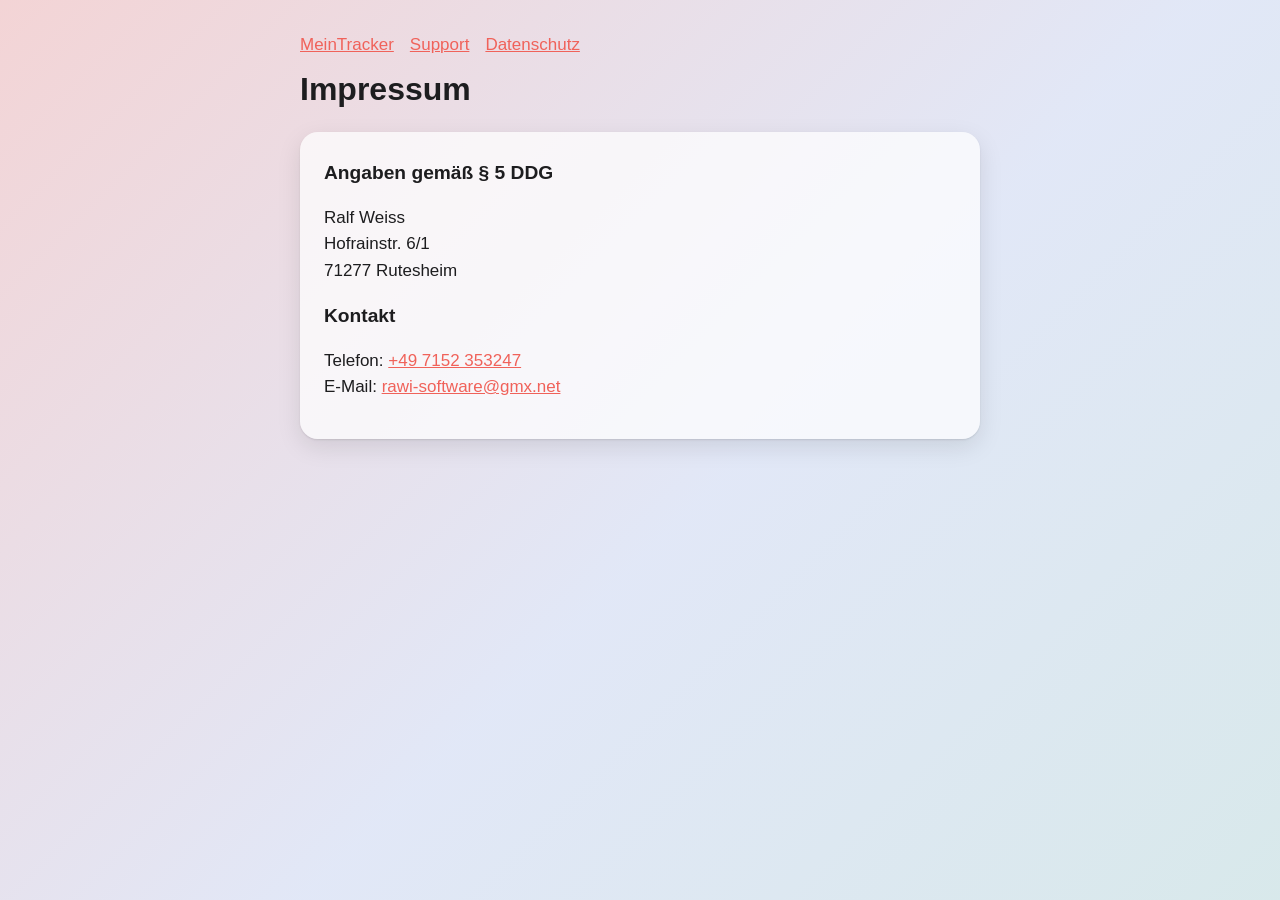
<file: meintracker/impressum.html>
<!doctype html><html lang="de"><head><meta charset="utf-8"><meta name="viewport" content="width=device-width,initial-scale=1">
<title>Impressum</title><link rel="stylesheet" href="../stil.css"></head><body><main>
<nav><a href="./">MeinTracker</a><a href="support.html">Support</a><a href="datenschutz.html">Datenschutz</a></nav>
<h1>Impressum</h1>
<div class="karte"><h2>Angaben gemäß § 5 DDG</h2>
<p>Ralf Weiss<br>Hofrainstr. 6/1<br>71277 Rutesheim</p>
<h2>Kontakt</h2>
<p>Telefon: <a href="tel:+497152353247">+49 7152 353247</a><br>E-Mail: <a href="mailto:rawi-software@gmx.net">rawi-software@gmx.net</a></p></div>
</main></body></html>
</file>
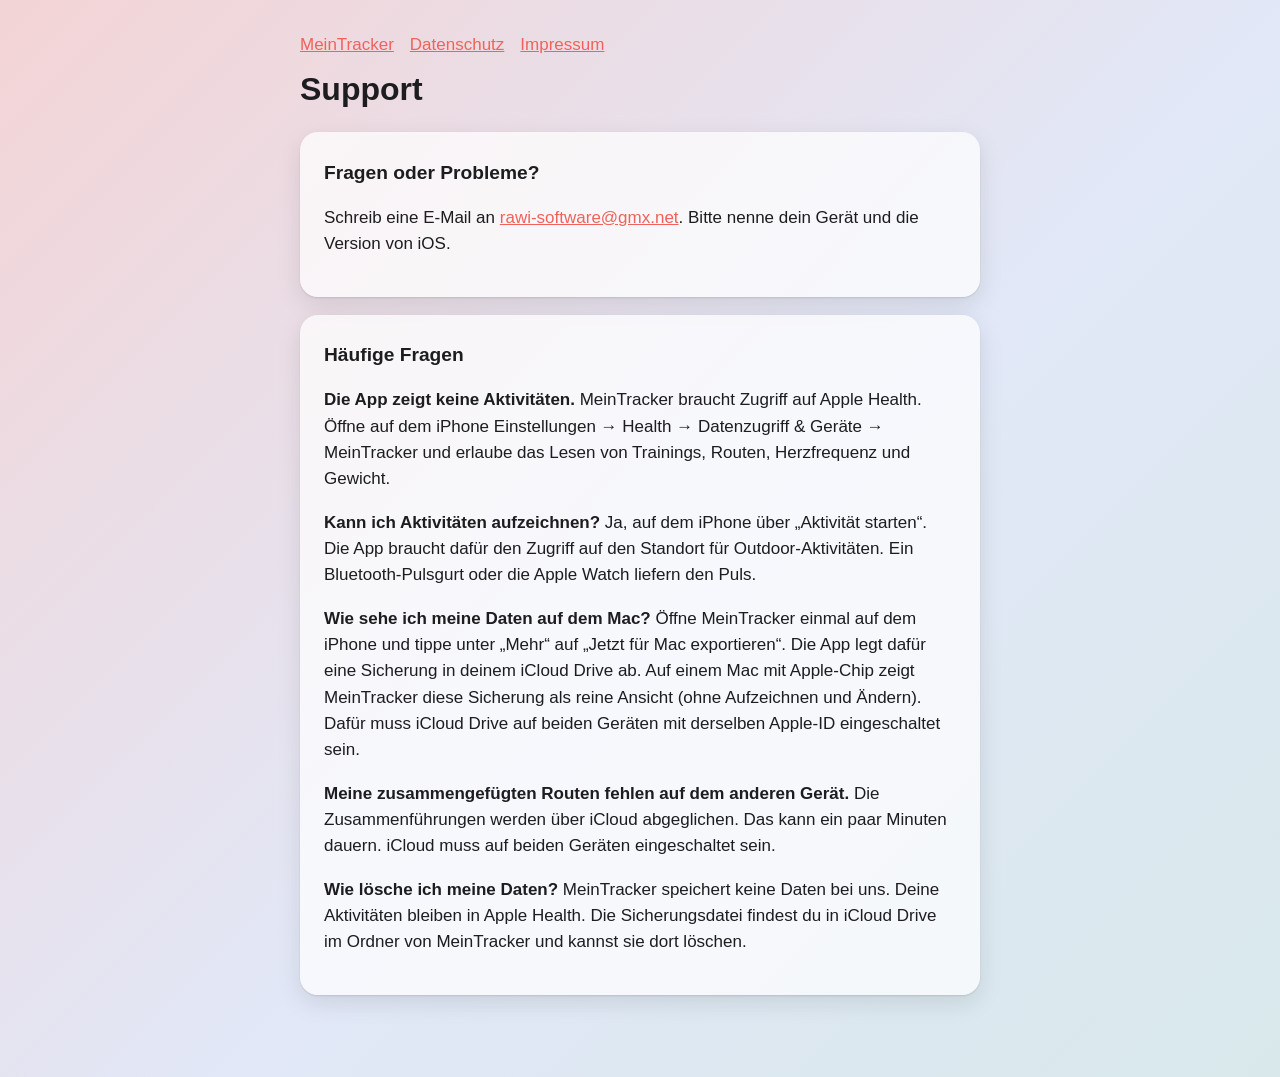
<file: meintracker/support.html>
<!doctype html><html lang="de"><head><meta charset="utf-8"><meta name="viewport" content="width=device-width,initial-scale=1">
<title>MeinTracker – Support</title><link rel="stylesheet" href="../stil.css"></head><body><main>
<nav><a href="./">MeinTracker</a><a href="datenschutz.html">Datenschutz</a><a href="impressum.html">Impressum</a></nav>
<h1>Support</h1>
<div class="karte"><h2>Fragen oder Probleme?</h2>
<p>Schreib eine E-Mail an <a href="mailto:rawi-software@gmx.net">rawi-software@gmx.net</a>. Bitte nenne dein Gerät und die Version von iOS.</p></div>
<div class="karte"><h2>Häufige Fragen</h2>
<p><b>Die App zeigt keine Aktivitäten.</b> MeinTracker braucht Zugriff auf Apple Health. Öffne auf dem iPhone Einstellungen → Health → Datenzugriff &amp; Geräte → MeinTracker und erlaube das Lesen von Trainings, Routen, Herzfrequenz und Gewicht.</p>
<p><b>Kann ich Aktivitäten aufzeichnen?</b> Ja, auf dem iPhone über „Aktivität starten“. Die App braucht dafür den Zugriff auf den Standort für Outdoor-Aktivitäten. Ein Bluetooth-Pulsgurt oder die Apple Watch liefern den Puls.</p>
<p><b>Wie sehe ich meine Daten auf dem Mac?</b> Öffne MeinTracker einmal auf dem iPhone und tippe unter „Mehr“ auf „Jetzt für Mac exportieren“. Die App legt dafür eine Sicherung in deinem iCloud Drive ab. Auf einem Mac mit Apple-Chip zeigt MeinTracker diese Sicherung als reine Ansicht (ohne Aufzeichnen und Ändern). Dafür muss iCloud Drive auf beiden Geräten mit derselben Apple-ID eingeschaltet sein.</p>
<p><b>Meine zusammengefügten Routen fehlen auf dem anderen Gerät.</b> Die Zusammenführungen werden über iCloud abgeglichen. Das kann ein paar Minuten dauern. iCloud muss auf beiden Geräten eingeschaltet sein.</p>
<p><b>Wie lösche ich meine Daten?</b> MeinTracker speichert keine Daten bei uns. Deine Aktivitäten bleiben in Apple Health. Die Sicherungsdatei findest du in iCloud Drive im Ordner von MeinTracker und kannst sie dort löschen.</p></div>
</main></body></html>
</file>
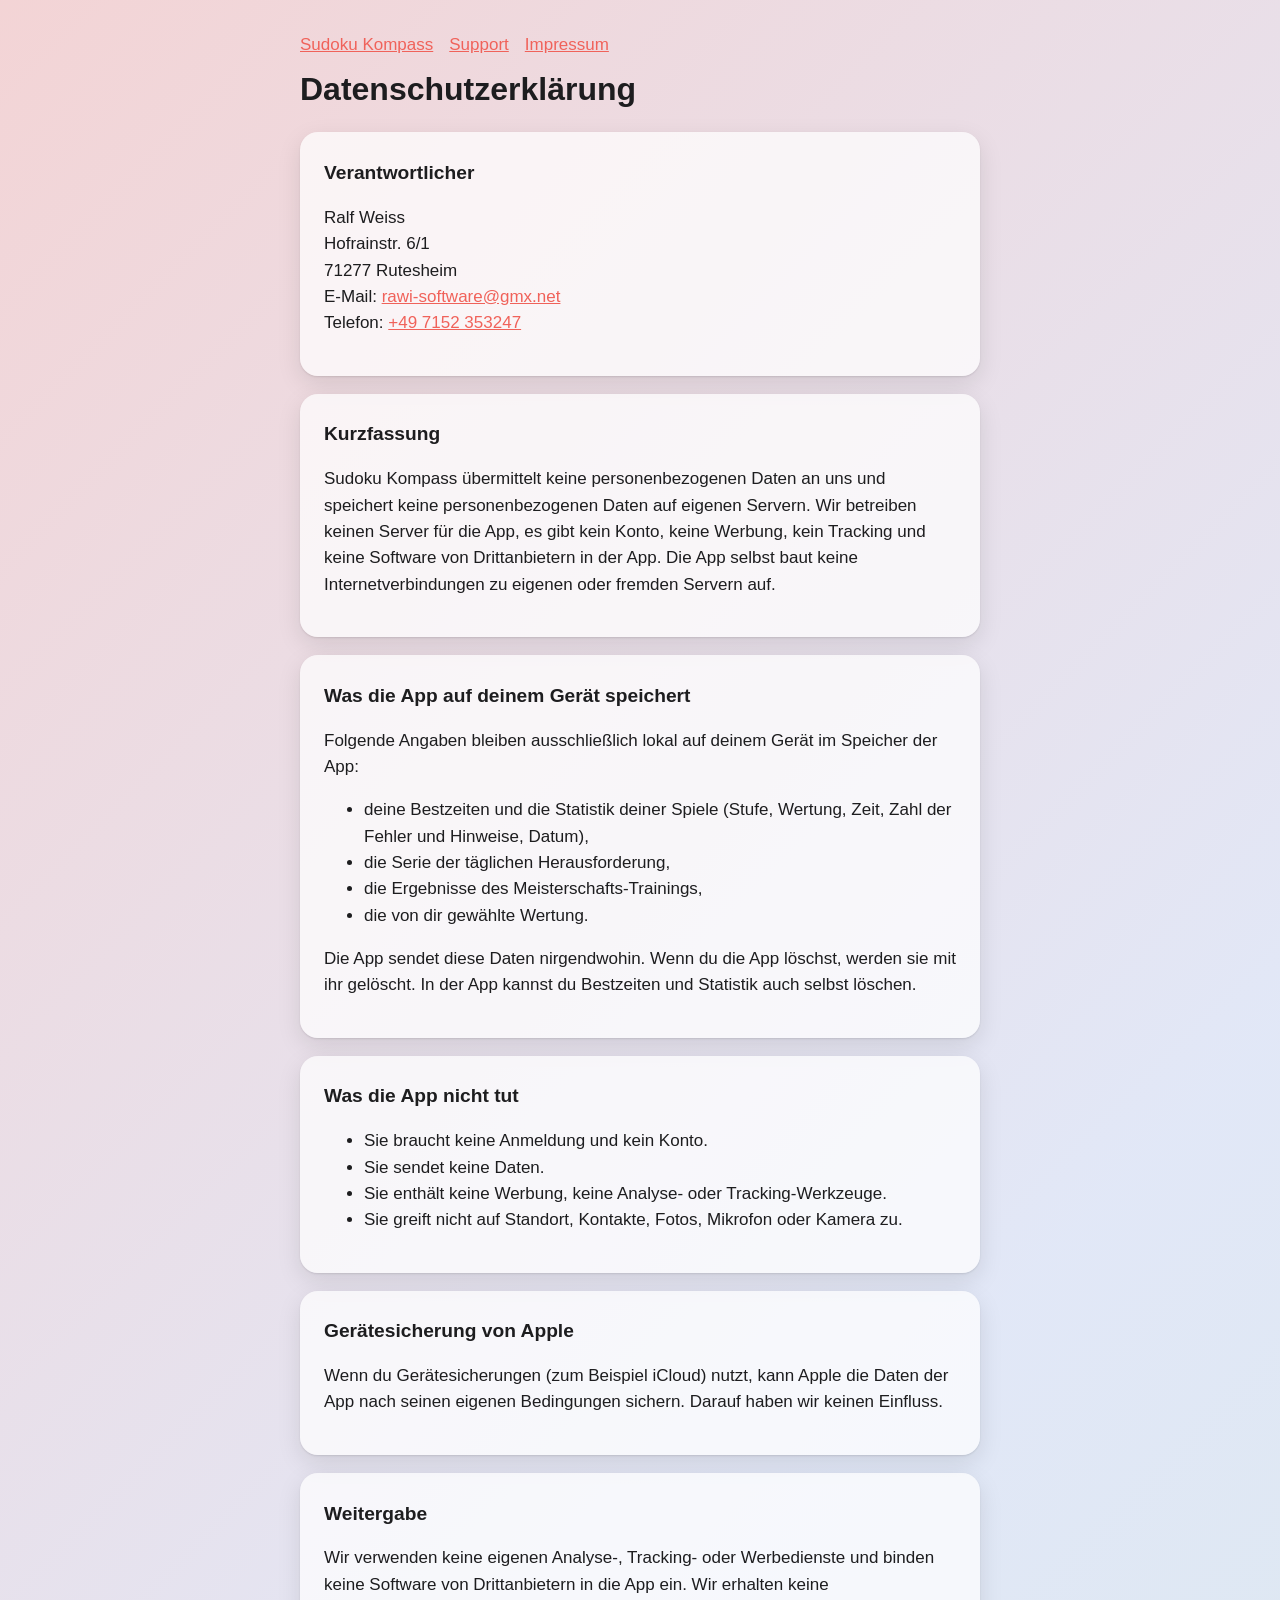
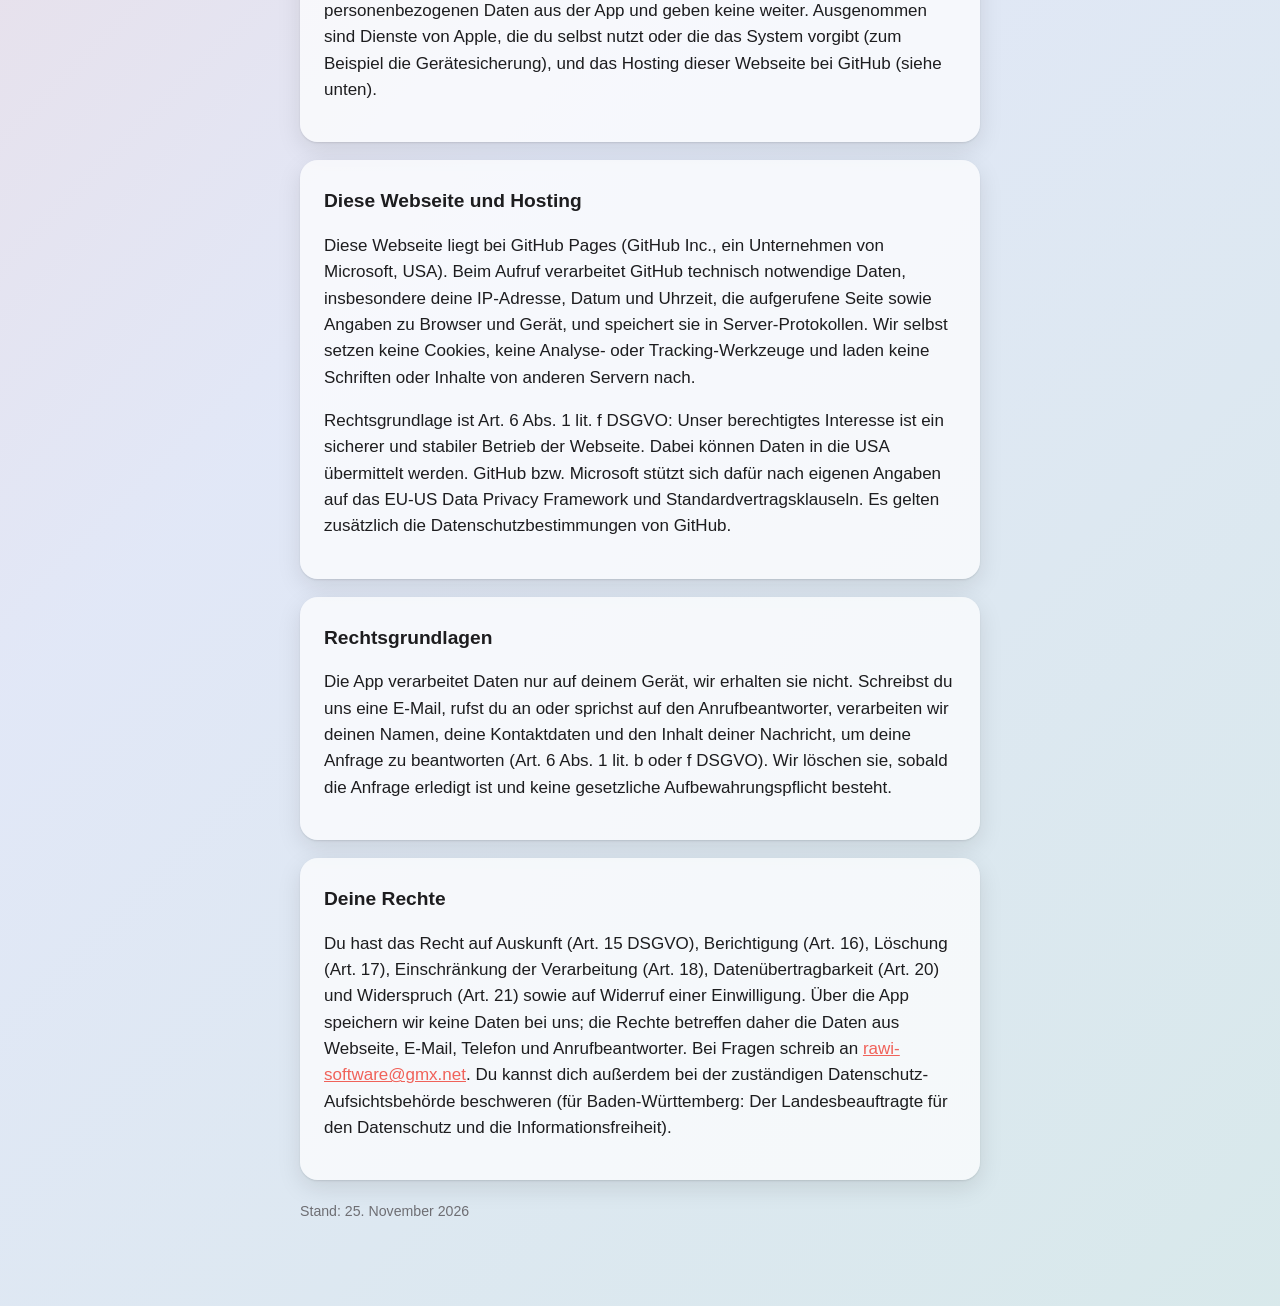
<file: sudokukompass/datenschutz.html>
<!doctype html><html lang="de"><head><meta charset="utf-8"><meta name="viewport" content="width=device-width,initial-scale=1">
<title>Sudoku Kompass – Datenschutz</title><link rel="stylesheet" href="../stil.css"></head><body><main>
<nav><a href="./">Sudoku Kompass</a><a href="support.html">Support</a><a href="impressum.html">Impressum</a></nav>
<h1>Datenschutzerklärung</h1>
<div class="karte"><h2>Verantwortlicher</h2>
<p>Ralf Weiss<br>Hofrainstr. 6/1<br>71277 Rutesheim<br>E-Mail: <a href="mailto:rawi-software@gmx.net">rawi-software@gmx.net</a><br>Telefon: <a href="tel:+497152353247">+49 7152 353247</a></p></div>
<div class="karte"><h2>Kurzfassung</h2>
<p>Sudoku Kompass übermittelt keine personenbezogenen Daten an uns und speichert keine personenbezogenen Daten auf eigenen Servern. Wir betreiben keinen Server für die App, es gibt kein Konto, keine Werbung, kein Tracking und keine Software von Drittanbietern in der App. Die App selbst baut keine Internetverbindungen zu eigenen oder fremden Servern auf.</p></div>
<div class="karte"><h2>Was die App auf deinem Gerät speichert</h2>
<p>Folgende Angaben bleiben ausschließlich lokal auf deinem Gerät im Speicher der App:</p>
<ul><li>deine Bestzeiten und die Statistik deiner Spiele (Stufe, Wertung, Zeit, Zahl der Fehler und Hinweise, Datum),</li>
<li>die Serie der täglichen Herausforderung,</li>
<li>die Ergebnisse des Meisterschafts-Trainings,</li>
<li>die von dir gewählte Wertung.</li></ul>
<p>Die App sendet diese Daten nirgendwohin. Wenn du die App löschst, werden sie mit ihr gelöscht. In der App kannst du Bestzeiten und Statistik auch selbst löschen.</p></div>
<div class="karte"><h2>Was die App nicht tut</h2>
<ul><li>Sie braucht keine Anmeldung und kein Konto.</li>
<li>Sie sendet keine Daten.</li>
<li>Sie enthält keine Werbung, keine Analyse- oder Tracking-Werkzeuge.</li>
<li>Sie greift nicht auf Standort, Kontakte, Fotos, Mikrofon oder Kamera zu.</li></ul></div>
<div class="karte"><h2>Gerätesicherung von Apple</h2>
<p>Wenn du Gerätesicherungen (zum Beispiel iCloud) nutzt, kann Apple die Daten der App nach seinen eigenen Bedingungen sichern. Darauf haben wir keinen Einfluss.</p></div>
<div class="karte"><h2>Weitergabe</h2>
<p>Wir verwenden keine eigenen Analyse-, Tracking- oder Werbedienste und binden keine Software von Drittanbietern in die App ein. Wir erhalten keine personenbezogenen Daten aus der App und geben keine weiter. Ausgenommen sind Dienste von Apple, die du selbst nutzt oder die das System vorgibt (zum Beispiel die Gerätesicherung), und das Hosting dieser Webseite bei GitHub (siehe unten).</p></div>
<div class="karte"><h2>Diese Webseite und Hosting</h2>
<p>Diese Webseite liegt bei GitHub Pages (GitHub Inc., ein Unternehmen von Microsoft, USA). Beim Aufruf verarbeitet GitHub technisch notwendige Daten, insbesondere deine IP-Adresse, Datum und Uhrzeit, die aufgerufene Seite sowie Angaben zu Browser und Gerät, und speichert sie in Server-Protokollen. Wir selbst setzen keine Cookies, keine Analyse- oder Tracking-Werkzeuge und laden keine Schriften oder Inhalte von anderen Servern nach.</p>
<p>Rechtsgrundlage ist Art. 6 Abs. 1 lit. f DSGVO: Unser berechtigtes Interesse ist ein sicherer und stabiler Betrieb der Webseite. Dabei können Daten in die USA übermittelt werden. GitHub bzw. Microsoft stützt sich dafür nach eigenen Angaben auf das EU-US Data Privacy Framework und Standardvertragsklauseln. Es gelten zusätzlich die Datenschutzbestimmungen von GitHub.</p></div>
<div class="karte"><h2>Rechtsgrundlagen</h2>
<p>Die App verarbeitet Daten nur auf deinem Gerät, wir erhalten sie nicht. Schreibst du uns eine E-Mail, rufst du an oder sprichst auf den Anrufbeantworter, verarbeiten wir deinen Namen, deine Kontaktdaten und den Inhalt deiner Nachricht, um deine Anfrage zu beantworten (Art. 6 Abs. 1 lit. b oder f DSGVO). Wir löschen sie, sobald die Anfrage erledigt ist und keine gesetzliche Aufbewahrungspflicht besteht.</p></div>
<div class="karte"><h2>Deine Rechte</h2>
<p>Du hast das Recht auf Auskunft (Art. 15 DSGVO), Berichtigung (Art. 16), Löschung (Art. 17), Einschränkung der Verarbeitung (Art. 18), Datenübertragbarkeit (Art. 20) und Widerspruch (Art. 21) sowie auf Widerruf einer Einwilligung. Über die App speichern wir keine Daten bei uns; die Rechte betreffen daher die Daten aus Webseite, E-Mail, Telefon und Anrufbeantworter. Bei Fragen schreib an <a href="mailto:rawi-software@gmx.net">rawi-software@gmx.net</a>. Du kannst dich außerdem bei der zuständigen Datenschutz-Aufsichtsbehörde beschweren (für Baden-Württemberg: Der Landesbeauftragte für den Datenschutz und die Informationsfreiheit).</p></div>
<p><small>Stand: 25. November 2026</small></p>
</main></body></html>
</file>
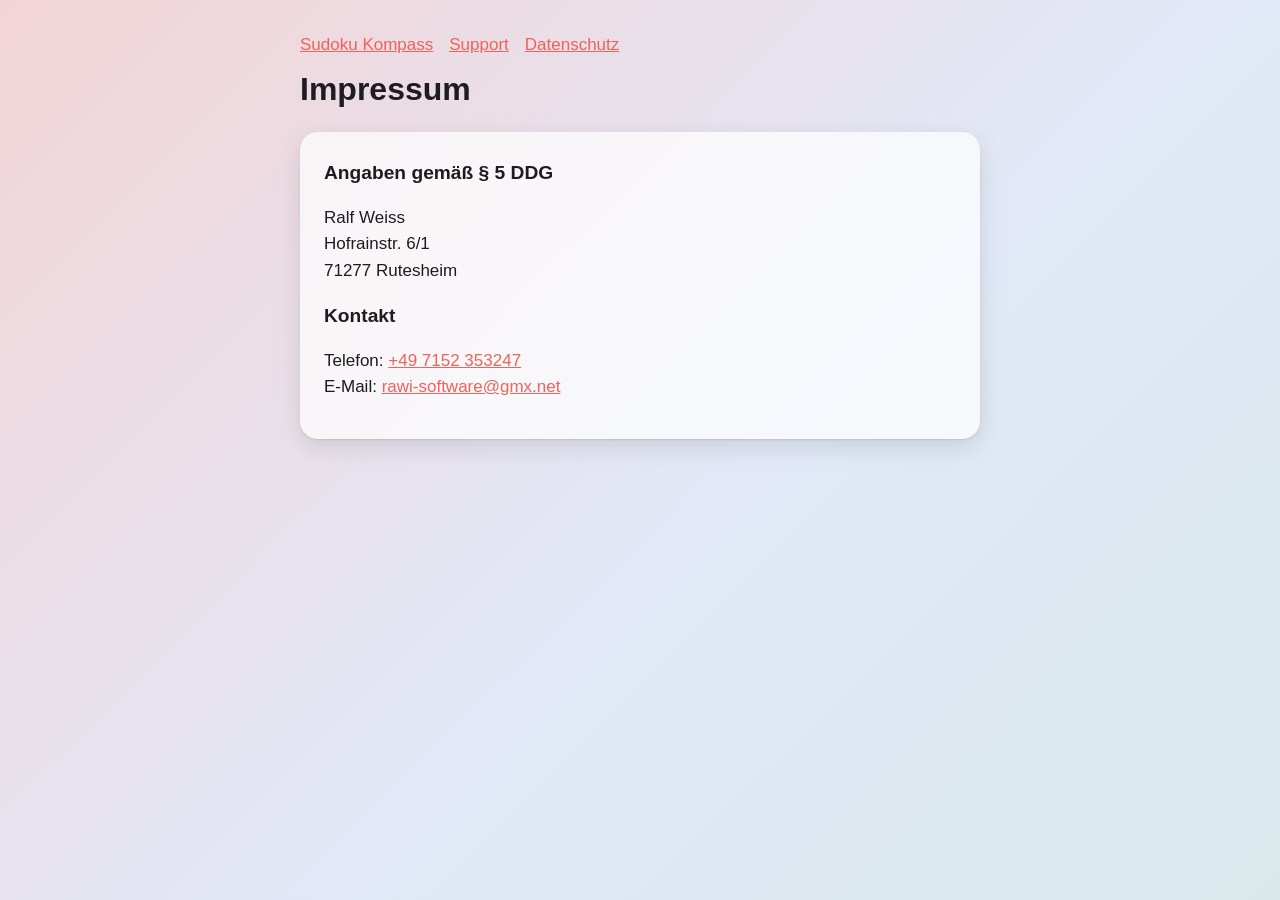
<file: sudokukompass/impressum.html>
<!doctype html><html lang="de"><head><meta charset="utf-8"><meta name="viewport" content="width=device-width,initial-scale=1">
<title>Impressum</title><link rel="stylesheet" href="../stil.css"></head><body><main>
<nav><a href="./">Sudoku Kompass</a><a href="support.html">Support</a><a href="datenschutz.html">Datenschutz</a></nav>
<h1>Impressum</h1>
<div class="karte"><h2>Angaben gemäß § 5 DDG</h2>
<p>Ralf Weiss<br>Hofrainstr. 6/1<br>71277 Rutesheim</p>
<h2>Kontakt</h2>
<p>Telefon: <a href="tel:+497152353247">+49 7152 353247</a><br>E-Mail: <a href="mailto:rawi-software@gmx.net">rawi-software@gmx.net</a></p></div>
</main></body></html>
</file>
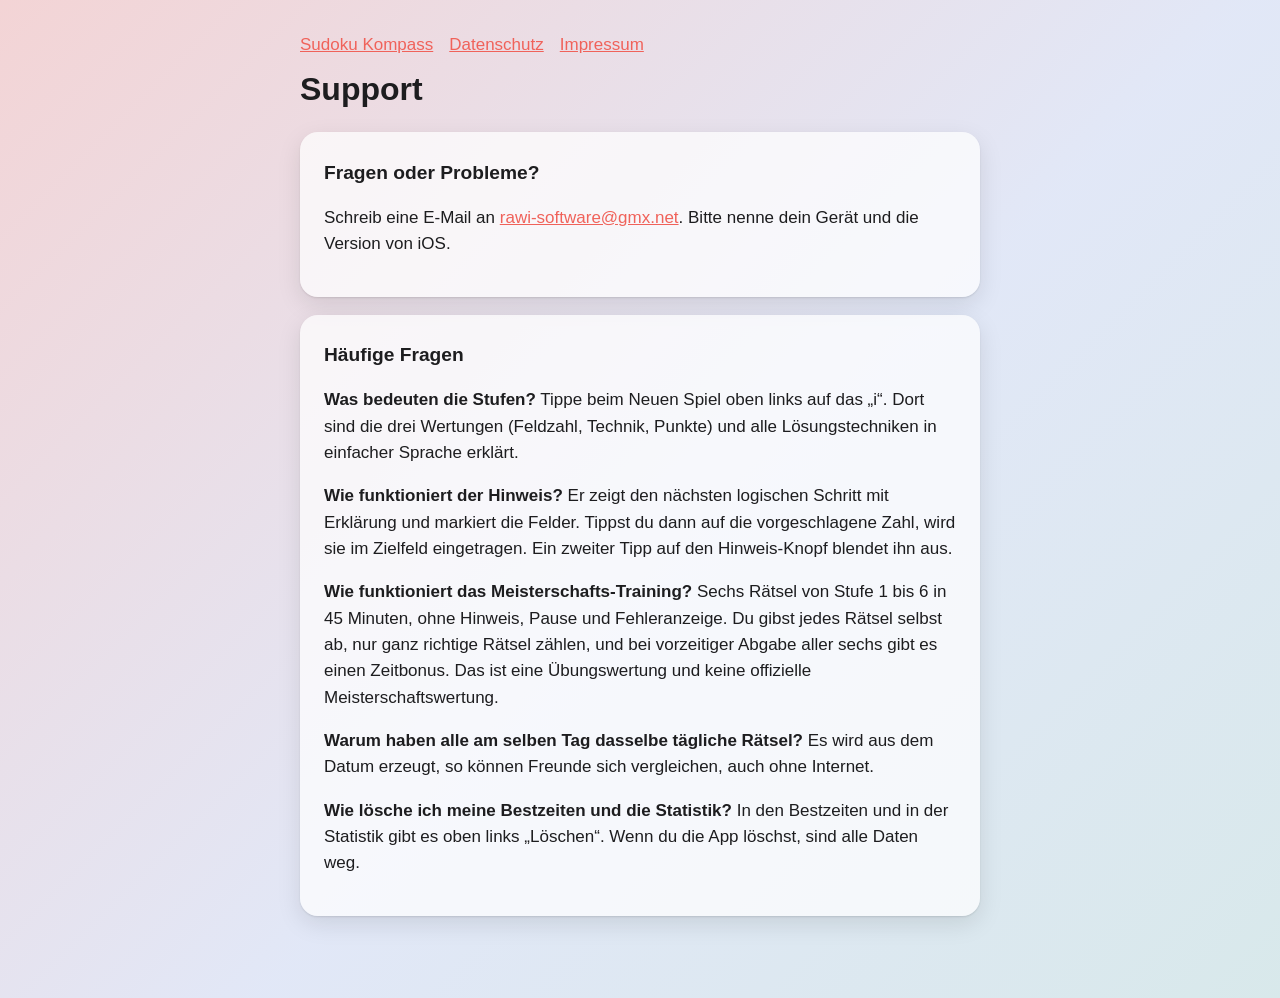
<file: sudokukompass/support.html>
<!doctype html><html lang="de"><head><meta charset="utf-8"><meta name="viewport" content="width=device-width,initial-scale=1">
<title>Sudoku Kompass – Support</title><link rel="stylesheet" href="../stil.css"></head><body><main>
<nav><a href="./">Sudoku Kompass</a><a href="datenschutz.html">Datenschutz</a><a href="impressum.html">Impressum</a></nav>
<h1>Support</h1>
<div class="karte"><h2>Fragen oder Probleme?</h2>
<p>Schreib eine E-Mail an <a href="mailto:rawi-software@gmx.net">rawi-software@gmx.net</a>. Bitte nenne dein Gerät und die Version von iOS.</p></div>
<div class="karte"><h2>Häufige Fragen</h2>
<p><b>Was bedeuten die Stufen?</b> Tippe beim Neuen Spiel oben links auf das „i“. Dort sind die drei Wertungen (Feldzahl, Technik, Punkte) und alle Lösungstechniken in einfacher Sprache erklärt.</p>
<p><b>Wie funktioniert der Hinweis?</b> Er zeigt den nächsten logischen Schritt mit Erklärung und markiert die Felder. Tippst du dann auf die vorgeschlagene Zahl, wird sie im Zielfeld eingetragen. Ein zweiter Tipp auf den Hinweis-Knopf blendet ihn aus.</p>
<p><b>Wie funktioniert das Meisterschafts-Training?</b> Sechs Rätsel von Stufe 1 bis 6 in 45 Minuten, ohne Hinweis, Pause und Fehleranzeige. Du gibst jedes Rätsel selbst ab, nur ganz richtige Rätsel zählen, und bei vorzeitiger Abgabe aller sechs gibt es einen Zeitbonus. Das ist eine Übungswertung und keine offizielle Meisterschaftswertung.</p>
<p><b>Warum haben alle am selben Tag dasselbe tägliche Rätsel?</b> Es wird aus dem Datum erzeugt, so können Freunde sich vergleichen, auch ohne Internet.</p>
<p><b>Wie lösche ich meine Bestzeiten und die Statistik?</b> In den Bestzeiten und in der Statistik gibt es oben links „Löschen“. Wenn du die App löschst, sind alle Daten weg.</p></div>
</main></body></html>
</file>
<file: stil.css>
:root{--rot:#f0625a;--blau:#5b8def;--tuerkis:#2fa39b}
*{box-sizing:border-box}
body{margin:0;font:17px/1.55 -apple-system,BlinkMacSystemFont,"Segoe UI",Helvetica,Arial,sans-serif;color:#1d1d1f;
 background:linear-gradient(135deg,rgba(240,98,90,.22),rgba(91,141,239,.12) 55%,rgba(47,163,155,.14)),#f4f4f8;min-height:100vh}
main{max-width:720px;margin:0 auto;padding:32px 20px 64px}
.karte{background:rgba(255,255,255,.72);border-radius:18px;padding:22px 24px;margin:18px 0;
 box-shadow:0 1px 2px rgba(0,0,0,.10),0 8px 24px rgba(0,0,0,.10)}
h1{font-size:2rem;margin:.2em 0 .4em}h2{font-size:1.2rem;margin:.2em 0 .5em}
a{color:var(--rot)}nav a{margin-right:16px}
.offen{background:#fff3cd;padding:0 .3em;border-radius:4px}
small{color:#6e6e73}
@media(prefers-color-scheme:dark){body{color:#f5f5f7;background:linear-gradient(135deg,rgba(240,98,90,.25),rgba(91,141,239,.14) 55%,rgba(47,163,155,.16)),#1c1c1e}
 .karte{background:rgba(44,44,46,.75)}small{color:#a1a1a6}.offen{background:#5a4a10}}
</file>
